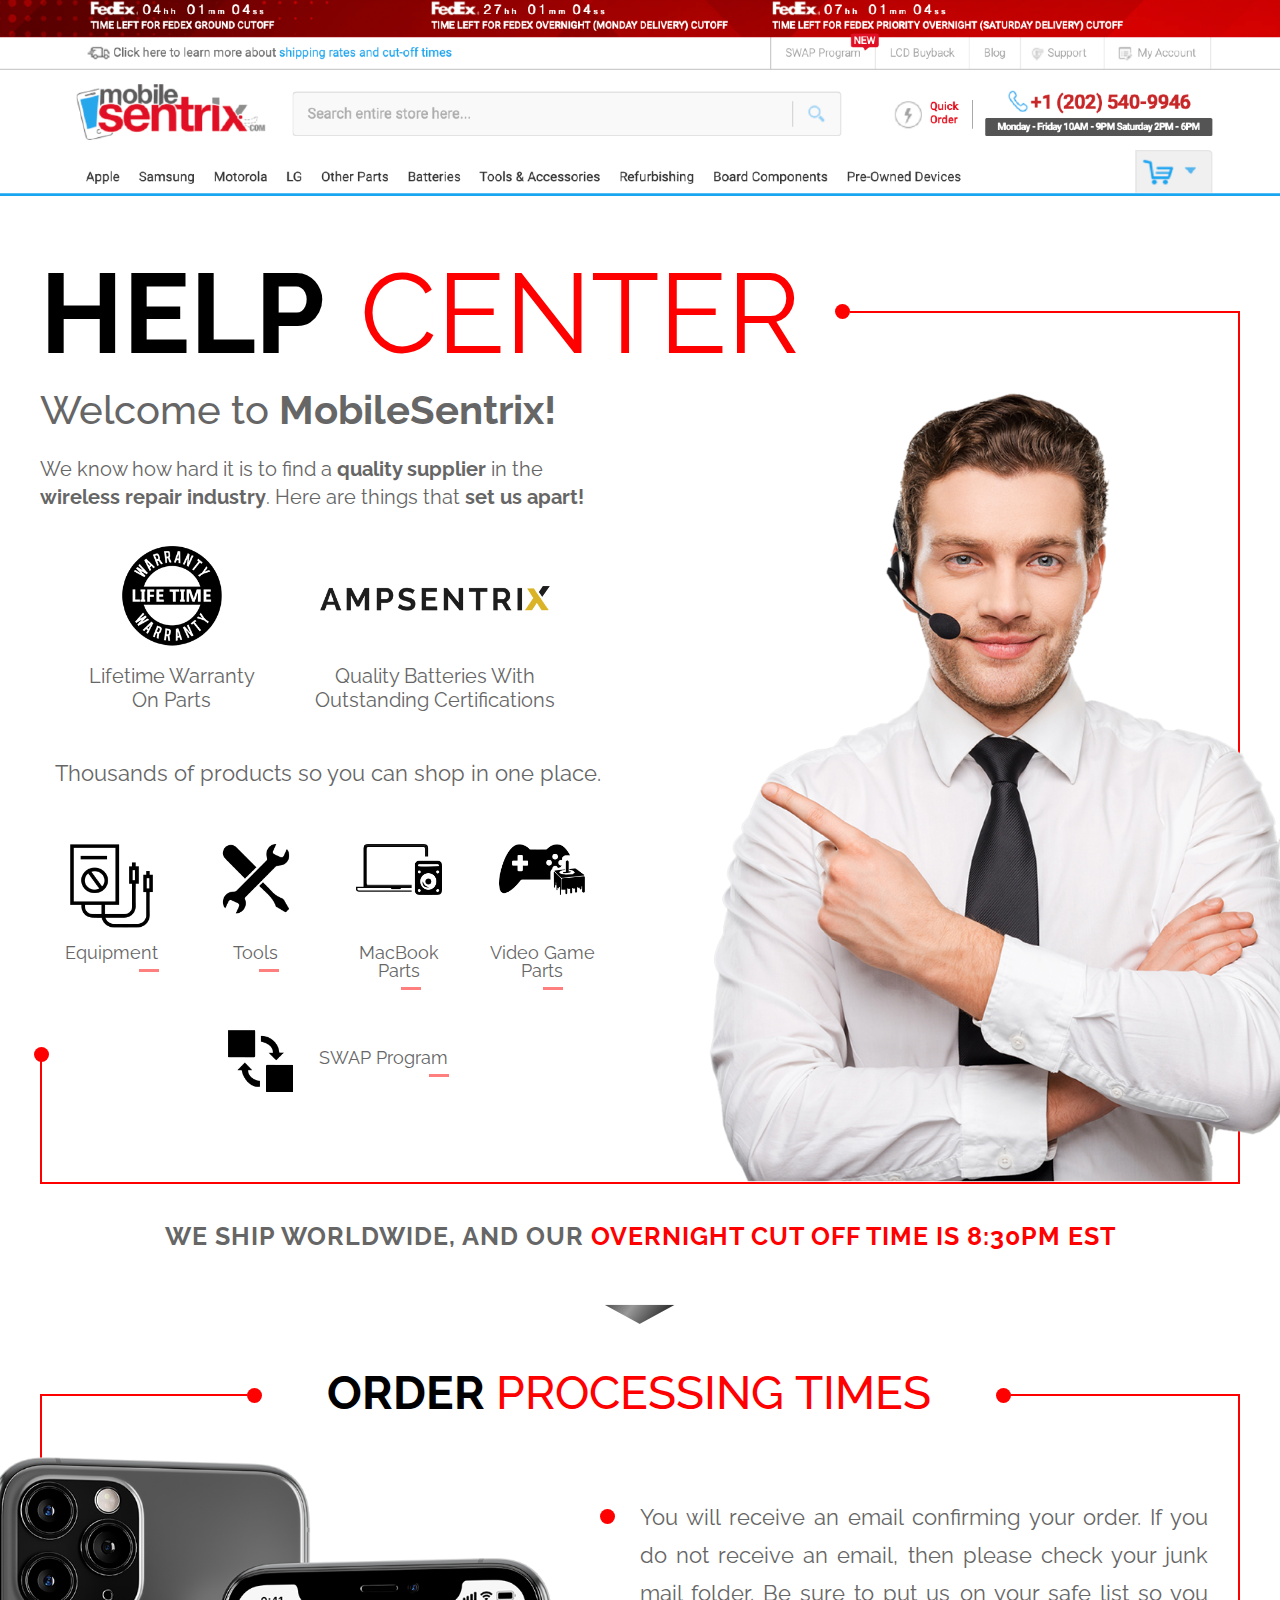
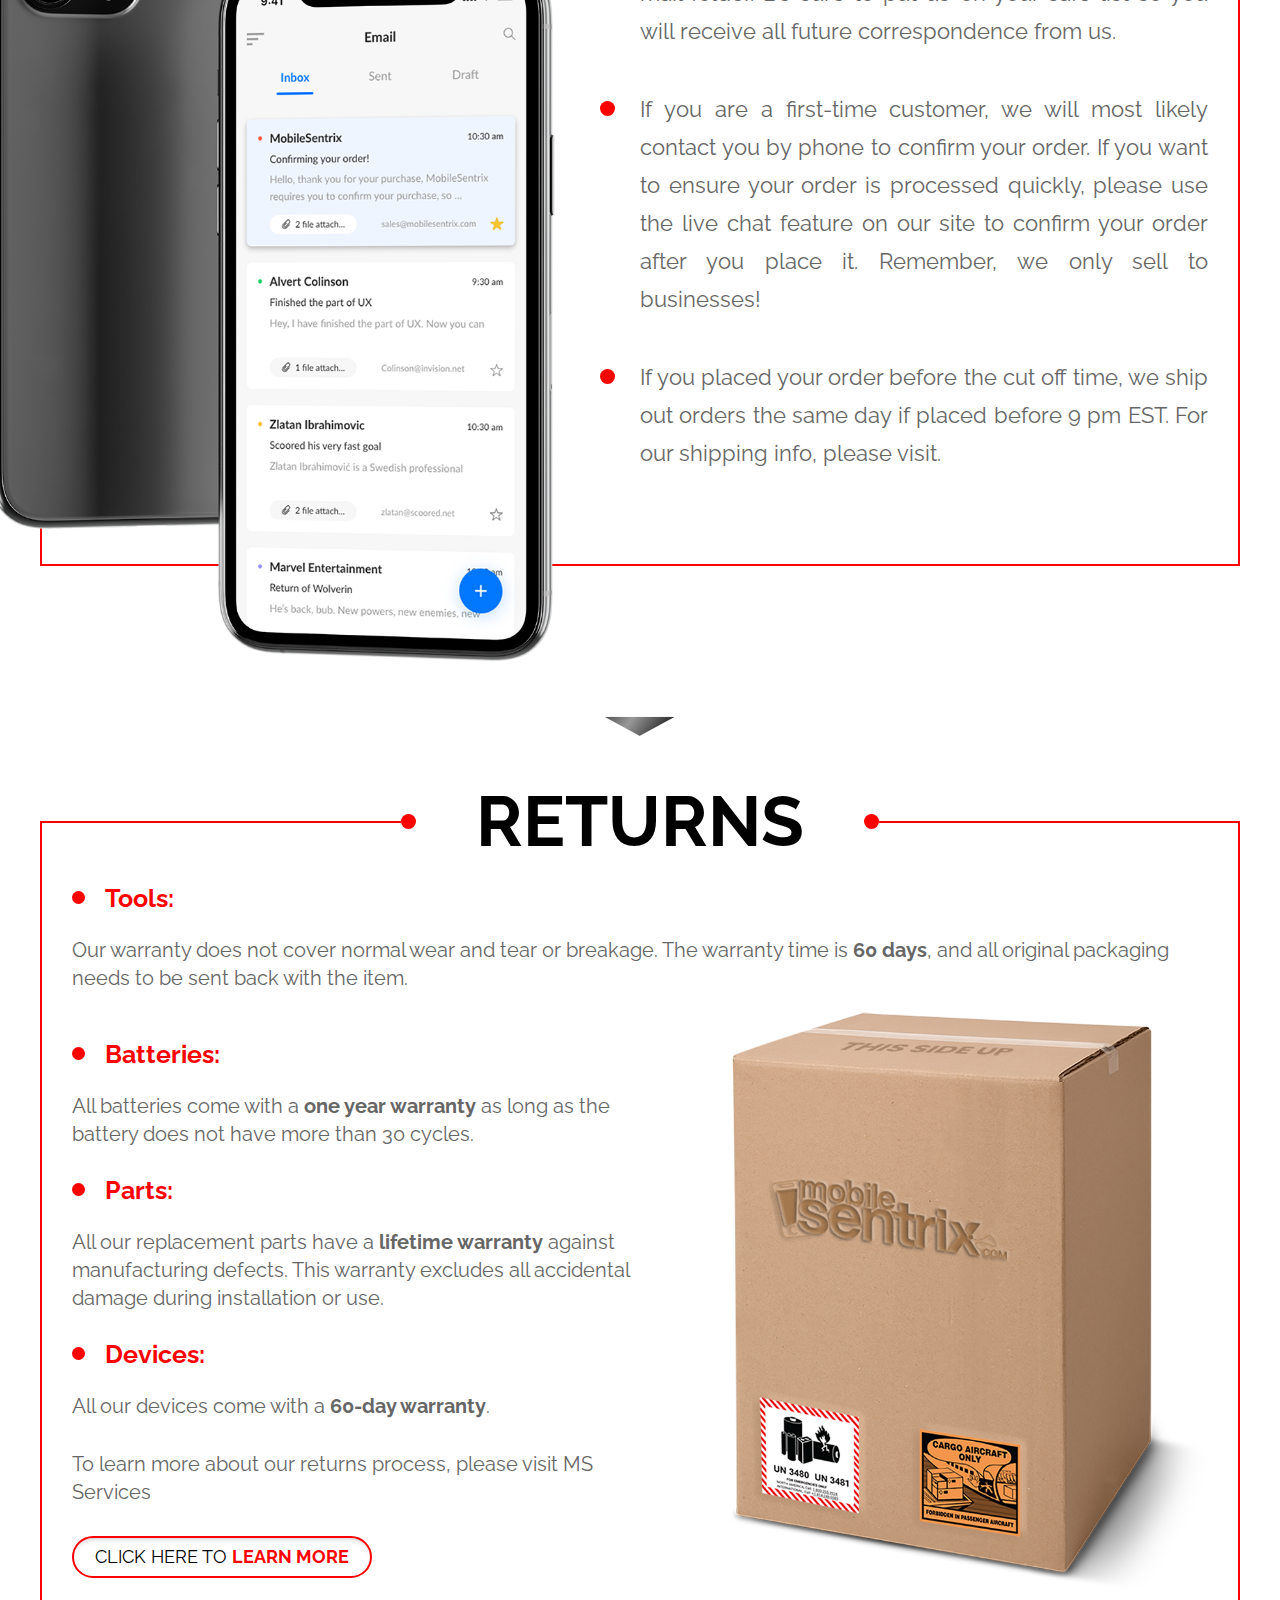
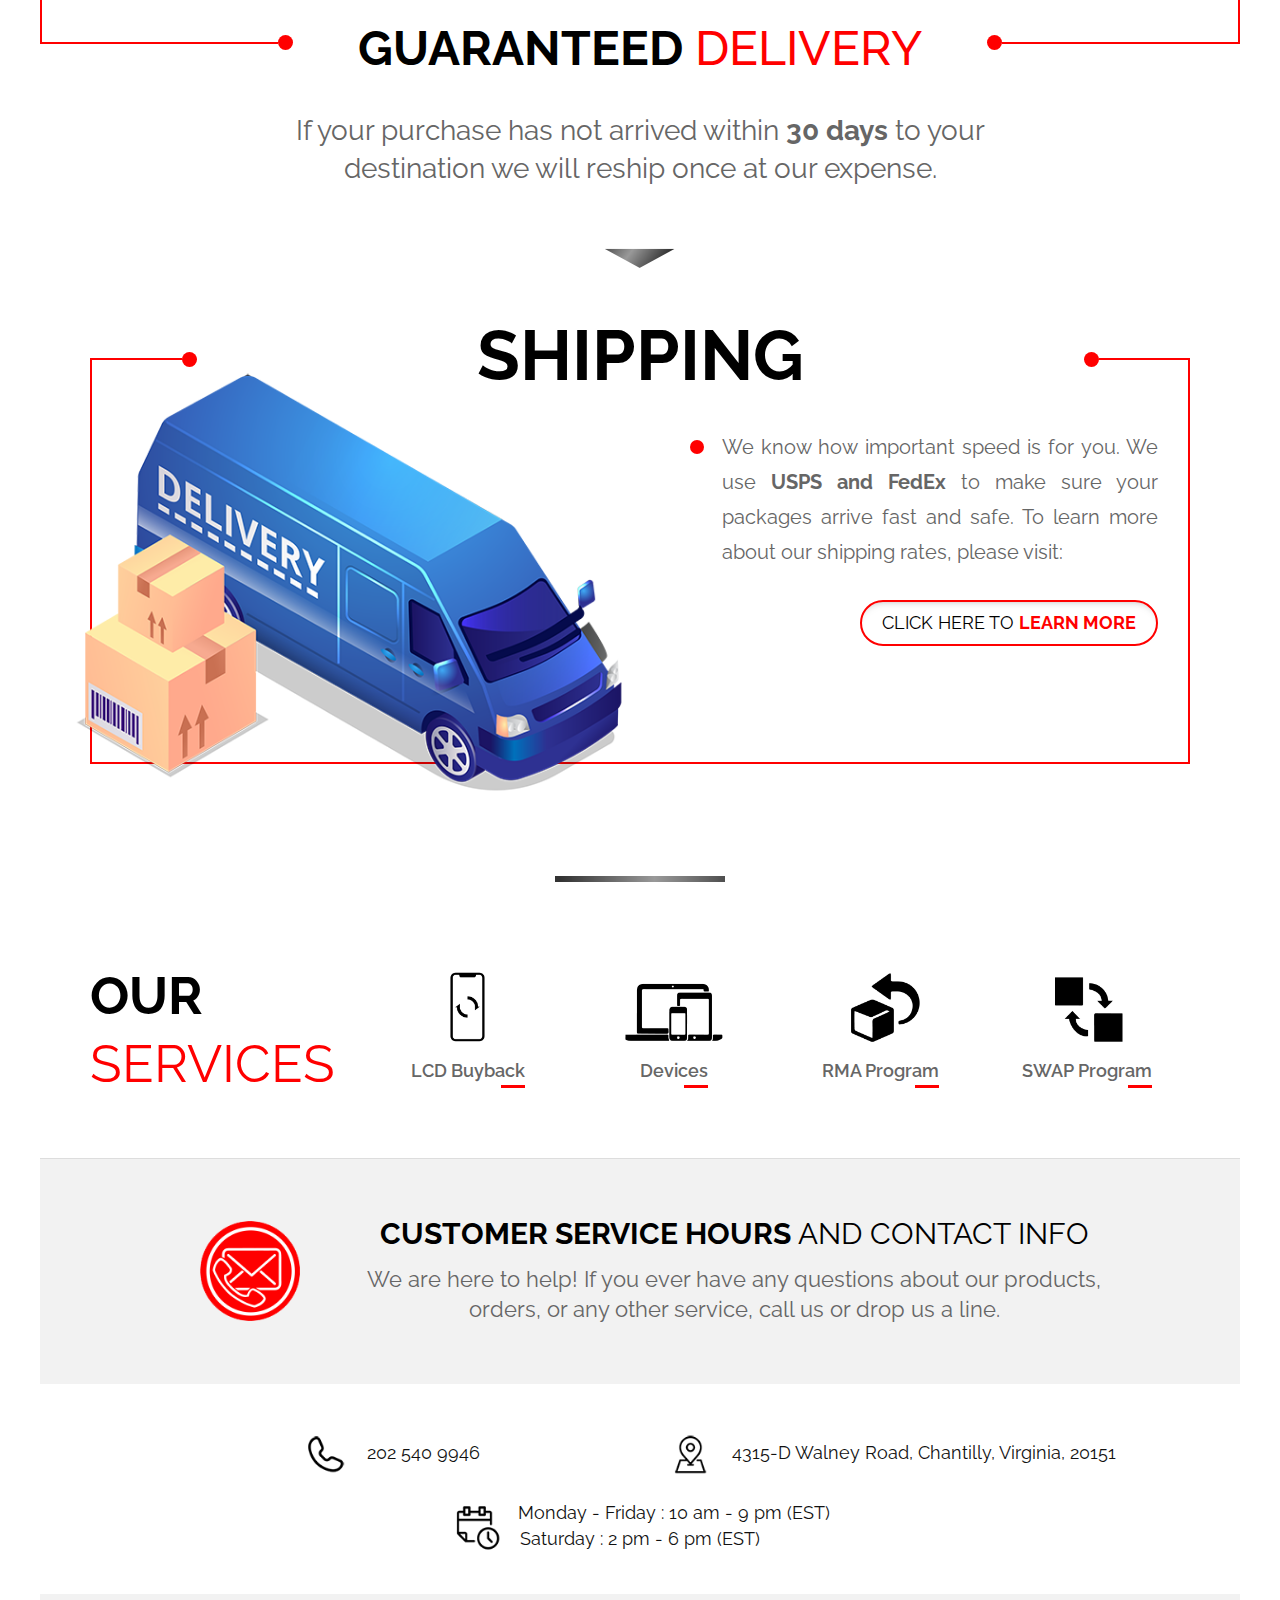
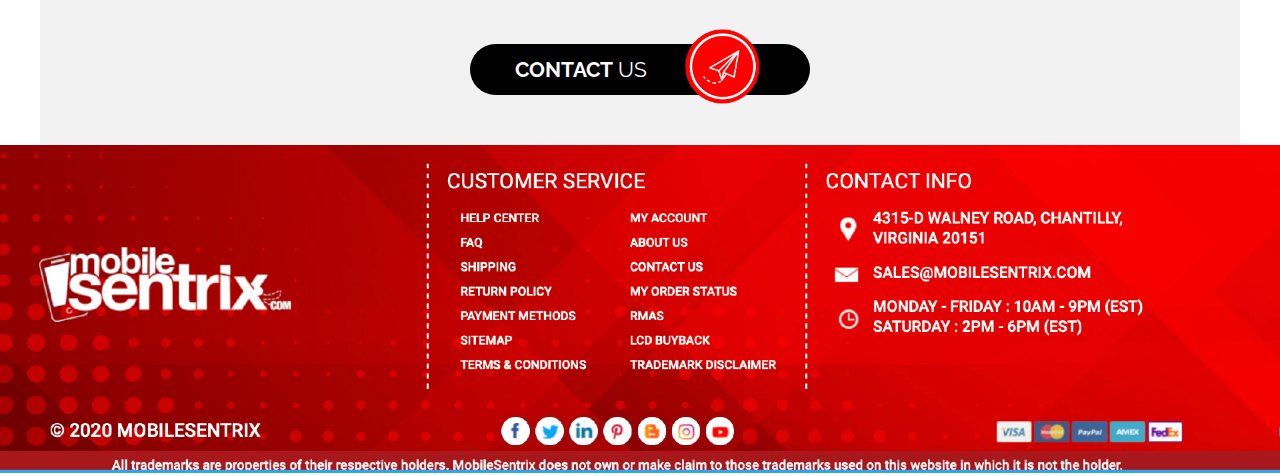
<file: MS_HelpCenter_Landingpage/index.html>
<!doctype html>
	<html class="no-js" lang="">
	<head>
	<meta charset="utf-8">
	<title>HelpCenter</title>

	<meta name="description" content="">
	<meta name="viewport" content="width=device-width, initial-scale=1">

	<!---------css link--------->

	<link rel="preconnect" href="https://fonts.googleapis.com">
	<link rel="preconnect" href="https://fonts.gstatic.com" crossorigin>
	<link href="https://fonts.googleapis.com/css2?family=Raleway:ital,wght@0,100;0,200;0,300;0,400;0,500;0,600;0,700;0,800;0,900;1,100;1,200;1,300;1,400;1,500;1,600;1,700;1,800;1,900&family=Roboto:ital,wght@0,100;0,300;0,400;0,500;0,700;0,900;1,100;1,300;1,400;1,500;1,700;1,900&display=swap" rel="stylesheet">

	<link href="css/style.css" rel="stylesheet">
	<link href="css/hc_Responsive.css" rel="stylesheet">

	</head>
	
	<body>
		
	<!-----------navigation--------->
		
	<header>
		<div class="navbar">
			<img src="images/header.png" class="Header_desktop" alt="hc_header">
		 </div>
	</header>

	<div class="clear-fix"></div>
		
	<!------------HelpCenter------------>
		
	<section class="helpcenter">
	<div class="container">
		<div class="HelpCenter_block">
			<h1>help<span>center</span></h1>
			<div class="helpCenter-contain-block">
				<ul class="helpcenter_leftblock">
					<li>
						<h2>Welcome to <strong>MobileSentrix!</strong></h2>
						<p>We know how hard it is to find a <strong>quality supplier</strong> in the <strong>wireless repair industry</strong>. Here are things that <strong>set us apart!</strong></p>
						<ul class="helpCenter_imgblock">
							<li>
								<div class="lifetime-icon">
									<img src="images/hc-lifitimewarrenty.png" alt="helpCenter">
								</div>
								<div class="lifetime-text">Lifetime Warranty
									<br>On Parts</div>
							</li>
							
							<li>
								<div class="ampsentrix-icon"> 
									<img src="images/hc-ampsentrix.png" alt="helpCenter">
								</div>
								<div class="appsentrix-text">Quality Batteries With
									<br> Outstanding Certifications</div>
							</li>
							
						</ul>
						
						<div class="helpCenter-subtext">Thousands of products so you can shop in one place.</div>
						
						<ul class="helpCenter-feature">
							<li>
								<div class="helpCenter-feature-image">
									<img src="images/helpCenter/hc_Equipment.png" alt="hc-feature"> 
								</div> 
								<span class="feature-text">Equipment</span> 
							</li>
							
							<li>
								<div class="helpCenter-feature-image">
									<img src="images/helpCenter/hc_Tools.png" alt="hc-feature"> 
								</div> 
								<span class="feature-text">Tools</span> 
							</li>
							
							<li>
								<div class="helpCenter-feature-image">
									<img src="images/helpCenter/hc_MacbookParts.png" alt="hc-feature"> 
								</div>
								<span class="feature-text">MacBook<br> Parts</span> 
							</li>
							
							<li>
								<div class="helpCenter-feature-image">
									<img src="images/helpCenter/hc_VideoGameParts.png" alt="hc-feature">
								</div> 
								<span class="feature-text">Video Game <br>Parts</span>
							</li>
							
							<li>
								<div class="helpCenter-feature-image">
									<img src="images/helpCenter/hc_SwapProgram.png" alt="hc-feature">
								</div>
								<span class="feature-text"> SWAP Program</span>
							</li>
							
						</ul>
						
					</li>
					
					<li>
						<div class="helpCenter-rightblock"> 
							<img src="images/helpCenter/hc_Man.png" alt="helpCenter">
						</div>
					</li>
					
				</ul>
				
			</div>
		</div>
		<div class="clear-fix"></div>
		
		<div class="helpCenter-title">
			WE SHIP WORLDWIDE, AND OUR <span>OVERNIGHT CUT OFF TIME IS 8:30PM EST</span>
		</div>
		
		<div class="hc_arrow"></div>
		
	</div>
		
</section>
		
	<!-------------OPT Section-------------->
		
	<section class="OPT-block">
		<div class="container">
			<div class="hc-opt-block">
				<h2 class="hc-opt-title">
					<span>ORDER </span>PROCESSING TIMES
				</h2>
				
				<ul class="hc-opt-contentblock">
					<li>
						<div class="hc-opt-leftimage">
							<img src="images/opt/hc_OptMobile.png" alt="hc-OPT"> 
						</div>
					</li>
					
					<li>
						<div class="hc-opt-rightcontent">
							
							<p>You will receive an email confirming your order. If you do not receive an email, then please check your junk mail folder. Be sure to put us on your safe list so you will receive all future correspondence from us.</p>
							
							<p>If you are a first-time customer, we will most likely contact you by phone to confirm your order. If you want to ensure your order is processed quickly, please use the live chat feature on our site to confirm your order after you place it. Remember, we only sell to businesses!</p>
							
							<p>If you placed your order before the cut off time, we ship out orders the same day if placed before 9 pm EST. For our shipping info, please visit.</p>
							
						</div>
					</li>
					
				</ul>
			</div>
			
			<div class="hc_arrow"></div>
			
		</div>
		
	</section>
		
	<div class="clear-fix"></div>
		
		
		<!-----------hc-Return Section------------->
		
		<section class="Return-block">
			
			<div class="container">
				<div class="hc-returnblock">
					<h4>RETURNS</h4>
					
					<div class="hc-return-list">
						<h5>Tools:</h5>
						<p>Our warranty does not cover normal wear and tear or breakage. The warranty time is <strong>60 days</strong>, and all original packaging needs to be sent back with the item.</p>
					</div>
					
					<ul class="hc-return-contentblock">
						<li>
							<div class="hc-return-list">
								<h5>Batteries:</h5>
								<p>All batteries come with a <strong>one year warranty</strong> as long as the battery does not have more than 30 cycles.</p>
							</div>
							
							<div class="hc-return-list">
								<h5>Parts:</h5>
								<p>All our replacement parts have a <strong>lifetime warranty</strong> against manufacturing defects. This warranty excludes all accidental damage during installation or use.</p>
							</div>
							
							<div class="hc-return-list">
								<h5>Devices:</h5>
								<p>All our devices come with a <strong>60-day warranty</strong>.</p>
							</div>
							
							<p class="hc-return-list-subtittle">To learn more about our returns process, please visit MS Services</p>
							
							<a href="#" class="hc-returnbtn">CLICK HERE TO <span>LEARN MORE</span></a> 
						</li>
						
						<li>
							<div class="hc-returnimage">
								<img src="images/Returns/hc_ReturnBox.png" alt="hc_Return">
							</div>
							
						</li>
						
					</ul>
					
				</div>
				
				<div class="hc-return-Gdelivery">
					<h4><span>GUARANTEED</span> DELIVERY</h4>
					<p>If your purchase has not arrived within <strong>30 days</strong> to your
						<br>destination we will reship once at our expense.</p>
					<div class="hc_arrow"></div>
				</div>
				
			</div>
			
		</section>
		
		<div class="clear-fix"></div>
		
		<!-----------hc-Shipping Section------------>
		
	<section class="hc-shippingarea">
		
		<div class="shipping-container">
			<div class="hc-shippingblock">
				<h2>SHIPPING</h2>
				
				<ul class="hc-shipping-contentblock">
					
					<li class="shipping-leftblock">
						<img src="images/Shipping/hc_ShippingDelivery.png" alt="hc-shipping">
					</li>
					
					<li class="shipping-rightblock">
						<p>We know how important speed is for you. We use <strong>USPS and FedEx</strong> to make sure your packages arrive fast and safe. To learn more about our shipping rates, please visit:</p>
						<a href="#" class="hc-returnbtn">CLICK HERE TO <span>LEARN MORE</span></a>
						
						<div class="clear-fix"></div>
						
					</li>
					
				</ul>
			</div>
			
			<div class="hc-shippingline"></div>
			
			<div class="hc-serviceblock">
				<ul class="hc-service-items">
					<li>
						<h4 class="hc-service-text"><strong>OUR</strong><br>SERVICES</h4>
					</li>
					
					<li>
						<i class="service-icon service-buyback"></i>
						<span>LCD Buyback</span> 
					</li>
					
					<li>
						<i class="service-icon service-device"></i>
						<span>Devices</span>
					</li>
					
					<li>
						<i class="service-icon service-Rma"></i>
						<span>RMA Program</span> 
					</li>
					
					<li>
						<i class="service-icon service-swap"></i>
						<span>SWAP Program</span> 
					</li>
					
				</ul>
			</div>
		</div>
		
</section>
		
		<!-----------hc-contactService section------------->
		
		
	<section class="contact-service-area">
		<div class="container">
			<div class="hc-customerservice-block">
			<div class="customerservice-wrapper">
				<img src="images/hc_ctaicon.png" alt="hc-cta">
				<div class="customer-content">
					<h3><strong>CUSTOMER SERVICE HOURS</strong> AND CONTACT INFO</h3>
					<p>We are here to help! If you ever have any questions about our products,
					<br>orders, or any other service, call us or drop us a line.</p>
				</div>
			</div>
			</div>	
		</div>

	</section>
		
		
		<!-----------hc-contactinfo section------------>
		
		
	<section>

		<div class="contactinfo-wrapper">
			<ul class="contact-info-items">
				<li>
					<span class="hc-contacticon hc-call"></span>
					<span class="cta-addr-text">202 540 9946</span>
				</li>

				<li>
					<span class="hc-contacticon hc-address"></span>
					<span class="cta-addr-text">4315-D Walney Road, Chantilly, Virginia, 20151</span>
				</li>

				<li>
					<span class="hc-contacticon hc-timer"></span>
					<span class="cta-addr-text">Monday - Friday : 10 am - 9 pm (EST)<br>Saturday : 2 pm - 6 pm (EST)</span>
				</li>

			</ul>
		</div>

	</section>

		<!-----------hc-contactbottom section------------>
		
		
	<section>
		<div class="hc-contactUs-block">
			<div class="container">
				<div class="hc-contactUs-content">
					<a href="#" class="contact-btn"><strong>CONTACT</strong> US
						<div class="contact-icon">
							<img src="images/hc_contacticon.png" alt="hc-contacticon">
						</div>
					</a> 
				</div>
			</div>
		</div>
	</section>
		
	<div class="clear-fix"></div>
		
		
		<!--------------hc-footer--------------->
		
		<footer>
			
			<div class="hc-footerbg">
				<img src="images/hc-Footer.png" alt="hc-footer">
			</div>
		
		</footer>
		
	</body>
	
</html>
</file>
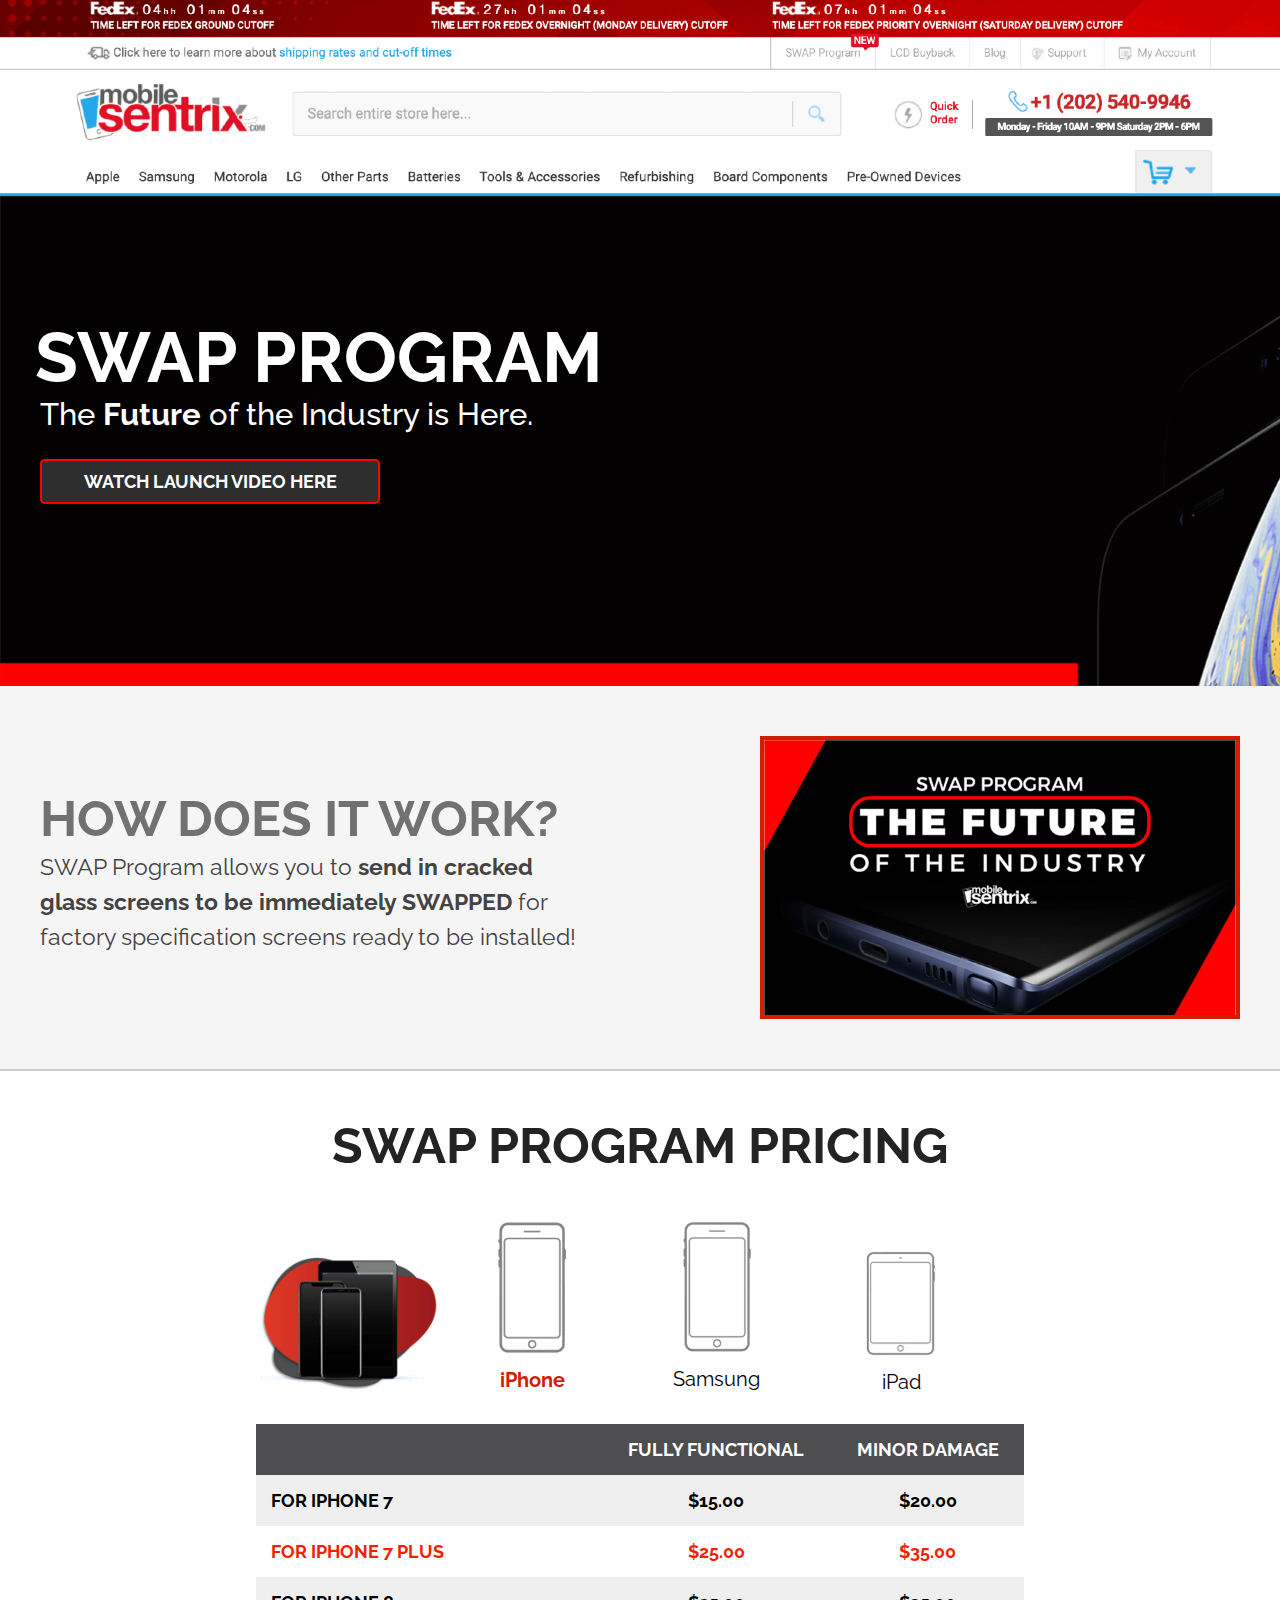
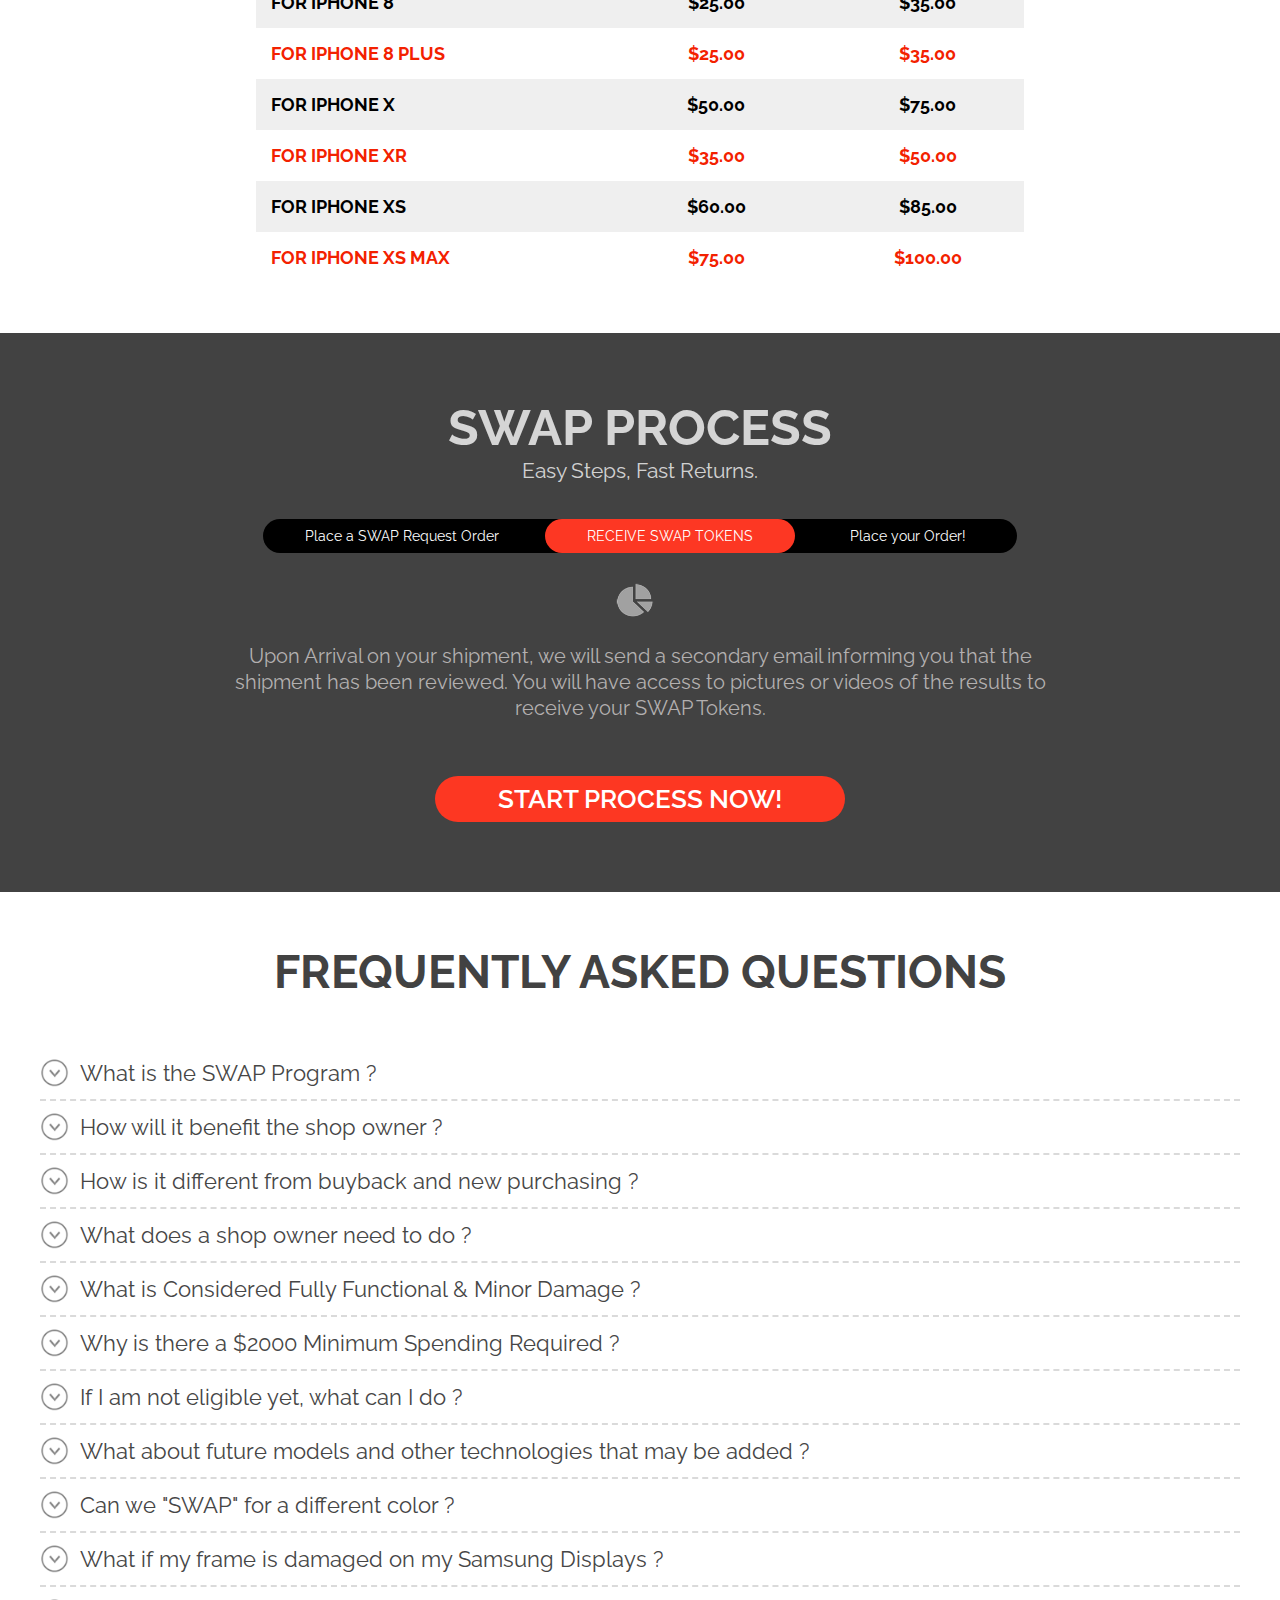
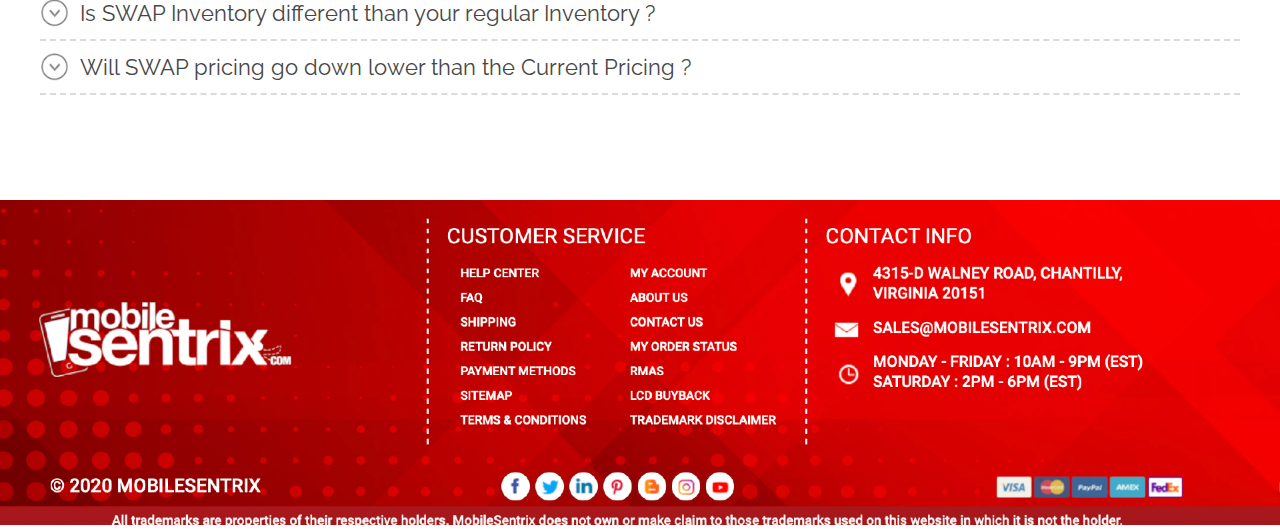
<file: MS_SwapProgram-landing page/index.html>
<!doctype html>
	<html class="no-js" lang="">
	<head>
	<meta charset="utf-8">
	<meta name="description" content="">
	<meta name="viewport" content="width=device-width, initial-scale=1.0">

	<title>SwapProgram</title>

	<!---------css link--------->

	<link rel="preconnect" href="https://fonts.googleapis.com">
	<link rel="preconnect" href="https://fonts.gstatic.com" crossorigin>
	<link href="https://fonts.googleapis.com/css2?family=Raleway:ital,wght@0,100;0,200;0,300;0,400;0,500;0,600;0,700;0,800;0,900;1,100;1,200;1,300;1,400;1,500;1,600;1,700;1,800;1,900&family=Roboto:ital,wght@0,100;0,300;0,400;0,500;0,700;0,900;1,100;1,300;1,400;1,500;1,700;1,900&display=swap" rel="stylesheet">

	<link href="css/style.css" rel="stylesheet">
	<link href="css/responsive.css" rel="stylesheet">
	
	</head>
	
	<body>

	<header>
		<div class="header-top">
			<img src="images/MS_header.png" alt="header-swap">
		</div>
	</header>

	<section class="swap-bannar-area">
		<div class="swap-bannar-section ">
			<div class="swap-container">
				<div class="swap-content">
					<h1>SWAP PROGRAM</h1>
					<h4>The <strong>Future</strong> of the Industry is Here.</h4>
					<a href="#" class="swap-video-btn">WATCH LAUNCH VIDEO HERE</a>
				</div>
			</div>
		</div>
	</section>

	<section class="swap-work-area">
		<div class="swap-work-section">
			<div class="swap-container">
				<ul class="swap-work-grid">
					<li>
						<div class="left-content">
							<h2>HOW DOES IT WORK?</h2>
							<p>SWAP Program allows you to <strong>send in cracked<br>
								glass screens to be immediately SWAPPED </strong>for<br>
								factory specification screens ready to be installed!
							</p>
						</div>
					</li>

					<li>
						<div class="right-content">
							<div class="swap-work-image">
								<img src="images/swap-video-work.png" alt="swap-video-bannar">
								<div class="swap-work-overlay">
									<a href="#" class="swap-overlay-icon"></a>
								</div>
							</div>
						</div>
					</li>
				</ul>
			</div>
		</div>
	</section>

	<section class="swap-program-price-area">
		<div class="swap-price-section">
			<div class="swap-container">
			<h1 class="swap-price-title">SWAP PROGRAM PRICING</h1>
			<ul class="swap-price-tab">
				<li class="swap-tab-left">
					<img src="images/img-1.png" alt="swap-program">
				</li>
				<li class="swap-tab-link" onclick="TabItems(event,'tab-1')" id="defaultTab" >
					<div class="tab-image-link">
						<img src="images/img-iphone.png" alt="swap-iphone">
					</div>
					<p class="swap-tab2">iPhone</p>
				</li>
				<li class="swap-tab-link" onclick="TabItems(event,'tab-2')" >
					<div class="tab-image-link">
						<img src="images/img-samsung.png" alt="swap-samsung">
					</div>
					<p class="swap-tab3">Samsung</p>
				</li>
				<li class="swap-tab-link" onclick="TabItems(event,'tab-3')" >
					<div class="tab-image-link">
						<img src="images/img-ipad.png" alt="swap-ipad" class="ipad-img">
					</div>
					<p class="swap-tab4">iPad</p>
				</li>
			</ul>

			<div id="tab-1" class="swap-tab-content">
				<table class="swap-price-table">
					<thead>
						<tr>
							<th></th>
							<th>FULLY FUNCTIONAL</th>
							<th>MINOR DAMAGE</th>
						</tr>
					</thead>
					<tbody>
						<tr>
							<td>FOR IPHONE 7</td>
							<td class="text-center">$15.00</td>
							<td class="text-center">$20.00</td>
						</tr>
						<tr>
							<td>FOR IPHONE 7 PLUS</td>
							<td class="text-center">$25.00</td>
							<td class="text-center">$35.00</td>
						</tr>
						<tr>
							<td>FOR IPHONE 8</td>
							<td class="text-center">$25.00</td>
							<td class="text-center">$35.00</td>
						</tr>
						<tr>
							<td>FOR IPHONE 8 PLUS</td>
							<td class="text-center">$25.00</td>
							<td class="text-center">$35.00</td>
						</tr>
						<tr>
							<td>FOR IPHONE X</td>
							<td class="text-center">$50.00</td>
							<td class="text-center">$75.00</td>
						</tr>
						<tr>
							<td>FOR IPHONE XR</td>
							<td class="text-center">$35.00</td>
							<td class="text-center">$50.00</td>
						</tr>
						<tr>
							<td>FOR IPHONE XS</td>
							<td class="text-center">$60.00</td>
							<td class="text-center">$85.00</td>
						</tr>
						<tr>
							<td>FOR IPHONE XS MAX</td>
							<td class="text-center">$75.00</td>
							<td class="text-center">$100.00</td>
						</tr>
					</tbody>
				</table>
			</div>

			<div id="tab-2" class="swap-tab-content">
				<table class="swap-price-table">
					<thead>
						<tr>
							<th></th>
							<th>FULLY FUNCTIONAL</th>
							<th>MINOR DAMAGE</th>
						</tr>
					</thead>
					<tbody>
						<tr>
							<td>FOR GALAXY S8 WITH FRAME</td>
							<td class="text-center">$65.00</td>
							<td class="text-center">$100.00</td>
						</tr>
						<tr>
							<td>FOR GALAXY S8 PLUS WITH FRAME</td>
							<td class="text-center">$70.00</td>
							<td class="text-center">$105.00</td>
						</tr>
						<tr>
							<td>FOR GALAXY S9 WITH FRAME</td>
							<td class="text-center">$85.00</td>
							<td class="text-center">$125.00</td>
						</tr>
						<tr>
							<td>FOR GALAXY S9 PLUS WITH FRAME</td>
							<td class="text-center">$90.00</td>
							<td class="text-center">$125.00</td>
						</tr>
						<tr>
							<td>FOR GALAXY NOTE 8 WITH FRAME</td>
							<td class="text-center">$75.00</td>
							<td class="text-center">$125.00</td>
						</tr>
						<tr>
							<td>FOR GALAXY NOTE 9 WITH FRAME</td>
							<td class="text-center">$105.00</td>
							<td class="text-center">$145.00</td>
						</tr>
						
					</tbody>
				</table>
			</div>

			<div id="tab-3" class="swap-tab-content">
				<table class="swap-price-table">
					<thead>
						<tr>
							<th></th>
							<th>FULLY FUNCTIONAL</th>
							<th>MINOR DAMAGE</th>
						</tr>
					</thead>
					<tbody>
						<tr>
							<td>FOR IPAD MINI 4</td>
							<td class="text-center">$50.00</td>
							<td class="text-center">$75.00</td>
						</tr>
						<tr>
							<td>FOR IPAD AIR 2</td>
							<td class="text-center"> $50.00</td>
							<td class="text-center">$75.00</td>
						</tr>
						<tr>
							<td>FOR IPAD PRO 9.7</td>
							<td class="text-center">$55.00</td>
							<td class="text-center">$80.00</td>
						</tr>
						<tr>
							<td>FOR IPAD PRO 10.5</td>
							<td class="text-center">$110.00</td>
							<td class="text-center">$125.00</td>
						</tr>
						<tr>
							<td>FOR IPAD PRO 12.9 WITH DAUGHTER BOARD (1ST GEN)</td>
							<td class="text-center">$110.00</td>
							<td class="text-center">$150.00</td>
						</tr>
						<tr>
							<td>FOR IPAD PRO 12.9 WITH DAUGHTER BOARD (2ND GEN)</td>
							<td class="text-center">$200.00</td>
							<td class="text-center">$250.00</td>
						</tr>
						
					</tbody>
				</table>
			</div>
		</div>
		</div>
	</section>

	<section>                          
		<div class="swap-process-section">
			<div class="swap-container text-center">
				<h1 class="swap-process-title">SWAP PROCESS</h1>
				<h3 class="swap-process-subtitle">Easy Steps, Fast Returns.</h3>
				<ul class="swap-process-flow">
					<li>Place a SWAP Request Order</li>
					<li class="flow-active">RECEIVE SWAP TOKENS</li>
					<li>Place your Order!</li>
				</ul>
				<span class="swap-flow-bg"></span>
				<p>Upon Arrival on your shipment, we will send a secondary email informing you that the shipment has been reviewed.
				You will have access to pictures or videos of the results to receive your SWAP Tokens.</p>
				<a href="#" class="swap-start-btn">START PROCESS NOW!</a>
			</div>
		</div>
	</section>

	<section>
		<div class="swap-FAQ-section">
			<h1>FREQUENTLY ASKED QUESTIONS</h1>
			<div class="swap-container">
				<div class="swap-accordion">
					<div class="swap-accordion-tab">
						<input type="radio" id="tab1" class="accordion-toggle" name="toggle">
						<label for="tab1">What is the SWAP Program ?</label>
						<div class="accordion-content">
							<p>
								Swap is a business strategy for repair shop owners to take in good displays which are broken glass and get it “swapped” for a new one for a fraction of the
								price. This keeps your part cost below market price and still leaving a significant margin for the shop owner to make, while still retaining the quality
								of the display and giving your customer(s) a premium display back.
							</p>
						</div>
					</div>
					
					<div class="swap-accordion-tab">
						<input type="radio" id="tab2" class="accordion-toggle" name="toggle">
						<label for="tab2">How will it benefit the shop owner ?</label>
						<div class="accordion-content">
							<p>
								As the Industry is changing, many of the higher displays are getting expensive which prevents many shop owners to be successful in getting a repair
								in the door. With the SWAP Program, it brings not only more margin per repair, but also more repairs.
							</p>
						</div>
					</div>

					<div class="swap-accordion-tab">
						<input type="radio" id="tab3" class="accordion-toggle" name="toggle">
						<label for="tab3">How is it different from buyback and new purchasing ?</label>
						<div class="accordion-content">
							<p>
								This is completely different. Couple reasons, you don’t have to wait a week for the testing. After it is tested you get a small payout as at the end of the day
								where there is 4-5 trades that need to get the displays handed over before it gets reclaimed, go back up to supply chain and into the repair store.
								SWAP allows you to cut out the reclamation process and make you more profit for the repair.
							</p>
						</div>
					</div>

					<div class="swap-accordion-tab">
						<input type="radio" id="tab4" class="accordion-toggle" name="toggle">
						<label for="tab4">What does a shop owner need to do ?</label>
						<div class="accordion-content">
							<p>
								We recommend that a shop owner choose what models are important to them and are a hot sale for his shop.
								The will initially need to stock 2-3 pieces (or whatever sells every week) on the shelves. Initially
								they mark down the repair at a very aggressive price where his/her margins will be lower. Then the shop owner is ready to start the cycle of SWAP Program. At the end of the week, 
								they grab all the good displays with broken glass and mails it into the SWAP program. They dont need to pay for a shipping label 
								and once the displays hit our warehouse within the same day approximately, we will give the store owner the token to purchase a new one at a fraction of the price.
							</p>
						</div>
					</div>

					<div class="swap-accordion-tab">
						<input type="radio" id="tab5" class="accordion-toggle" name="toggle">
						<label for="tab5">What is Considered Fully Functional & Minor Damage ?</label>
						<div class="accordion-content">
							<p>
								For iPhone OLED Display Models, fully functional must be good OLED panel & can't have any black dots/burn marks/green dot or bullet marks.
								Bad Touch to the display will qualify for minor damage.
								<br>
								<br>
								For iPhone LCD Display Models, fully functional must be good LCD panel & good digitizer. Backlight Issues or prior reclaimed will still be
								accepted for SWAP however will fall under the minor damage category.
								<br>
								<br>
								For iPad LCD Display Models, fully functional must be good LCD panel. Backlight issue which includes waves/white dot/dust will qualify and
								be accepted for SWAP however will fall under the minor damage category.
								<br>
								<br>
								For Samsung OLED Display Models, fully functional must be good OLED panel & good digitizer. It cant have any black dots/burn marks/green dot
								or bullet marks. Light or Medium Aging (Shadow/Burn) will still be accepted for SWAP however will fall under the minor damage category.
							</p>
						</div>
					</div>

					<div class="swap-accordion-tab">
						<input type="radio" id="tab6" class="accordion-toggle" name="toggle">
						<label for="tab6">Why is there a $2000 Minimum Spending Required ?</label>
						<div class="accordion-content">
							<p>
								As the SWAP Program is announced and will be a major industry change, we want to have a testing phase and offer it to our current customers that is already
								a MobileSentrix.com Customer. This will help in the influx of SWAPs. At the end, we want to be able to catter all our clients and partners however we want to
								make sure it is something all our clients are happy with and be available immediately. Rest Assured, we do plan on making this program eventually be open to
								lower thresholds amounts.
							</p>
						</div>
					</div>

					<div class="swap-accordion-tab">
						<input type="radio" id="tab7" class="accordion-toggle" name="toggle">
						<label for="tab7">If I am not eligible yet, what can I do ?</label>
						<div class="accordion-content">
							<p>
								For one, you can see if there is some way to get this last 30 days order up to $2000 Minimum. We would be more than happy to enroll
								you into the program, as anyway to start to use SWAP Program, you will want to have initial inventory of displays for your clients
								essentially being able to "SWAP" for your consumer right away as well while collecting at the end of the week.
							</p>
						</div>
					</div>

					<div class="swap-accordion-tab">
						<input type="radio" id="tab8" class="accordion-toggle" name="toggle">
						<label for="tab8">What about future models and other technologies that may be added ?</label>
						<div class="accordion-content">
							<p>
								Our goals are to keep adding more and more newer models to this list. Even if we can’t do the reclamation process, but we are able to purchase a new display
								panel, we will be able to still SWAP the product in advance.
							</p>
						</div>
					</div>

					<div class="swap-accordion-tab">
						<input type="radio" id="tab9" class="accordion-toggle" name="toggle">
						<label for="tab9">Can we "SWAP" for a different color ?</label>
						<div class="accordion-content">
							<p>
								Currently, we are only giving the same display color for the SWAP that is submitted. This way it helps the shop owner replenish their stock of inventory correctly.
								The shop owner doesn’t need to figure out what colors they are running low on, as they will be getting the same color back.
							</p>
						</div>
					</div>

					<div class="swap-accordion-tab">
						<input type="radio" id="tab10" class="accordion-toggle" name="toggle">
						<label for="tab10">What if my frame is damaged on my Samsung Displays ?</label>
						<div class="accordion-content">
							<p>
								Fortunately, all SWAPs will come with new frames so this will not make a difference in processing your SWAP Program and we will
								not penalize you for it. We do however require all Samsung Displays to come with frame pre-installed to prevent mishandling during
								shipping or during testing phase. Any Samsung displays that do not come with frame will be rejected immediately.
							</p>
						</div>
					</div>

					<div class="swap-accordion-tab">
						<input type="radio" id="tab11" class="accordion-toggle" name="toggle">
						<label for="tab11">Is SWAP Inventory different than your regular Inventory ?</label>
						<div class="accordion-content">
						<p>
							Yes. SWAP Inventory is a complete separate inventory. This program is something that took us some time in inventory supply in advance and have set-aside for this.
							That means we will not be sold out, and we will not sell these display models other than our dedicated SWAP Clients.
						</p>
						</div>
					</div>

					<div class="swap-accordion-tab">
						<input type="radio" id="tab12" class="accordion-toggle" name="toggle">
						<label for="tab12">Will SWAP pricing go down lower than the Current Pricing ?</label>
						<div class="accordion-content">
							<p>
								Yes. This is dependent on the re-core process and the consumable cost. We will evaluate to see the pricing go down 
								lower on SWAP in the future as the process will allow us to bring the pricing down more aggressively than it is already.
							</p>
						</div>
					</div>
				</div>
			</div>
		</div>
	</section>

	<footer>
		<div class="footer-section">
			<img src="images/ms_footer.png" alt="footer">
		</div>
	</footer>

	<script src="js/index.js"></script>

	</body>
	</html>
</file>
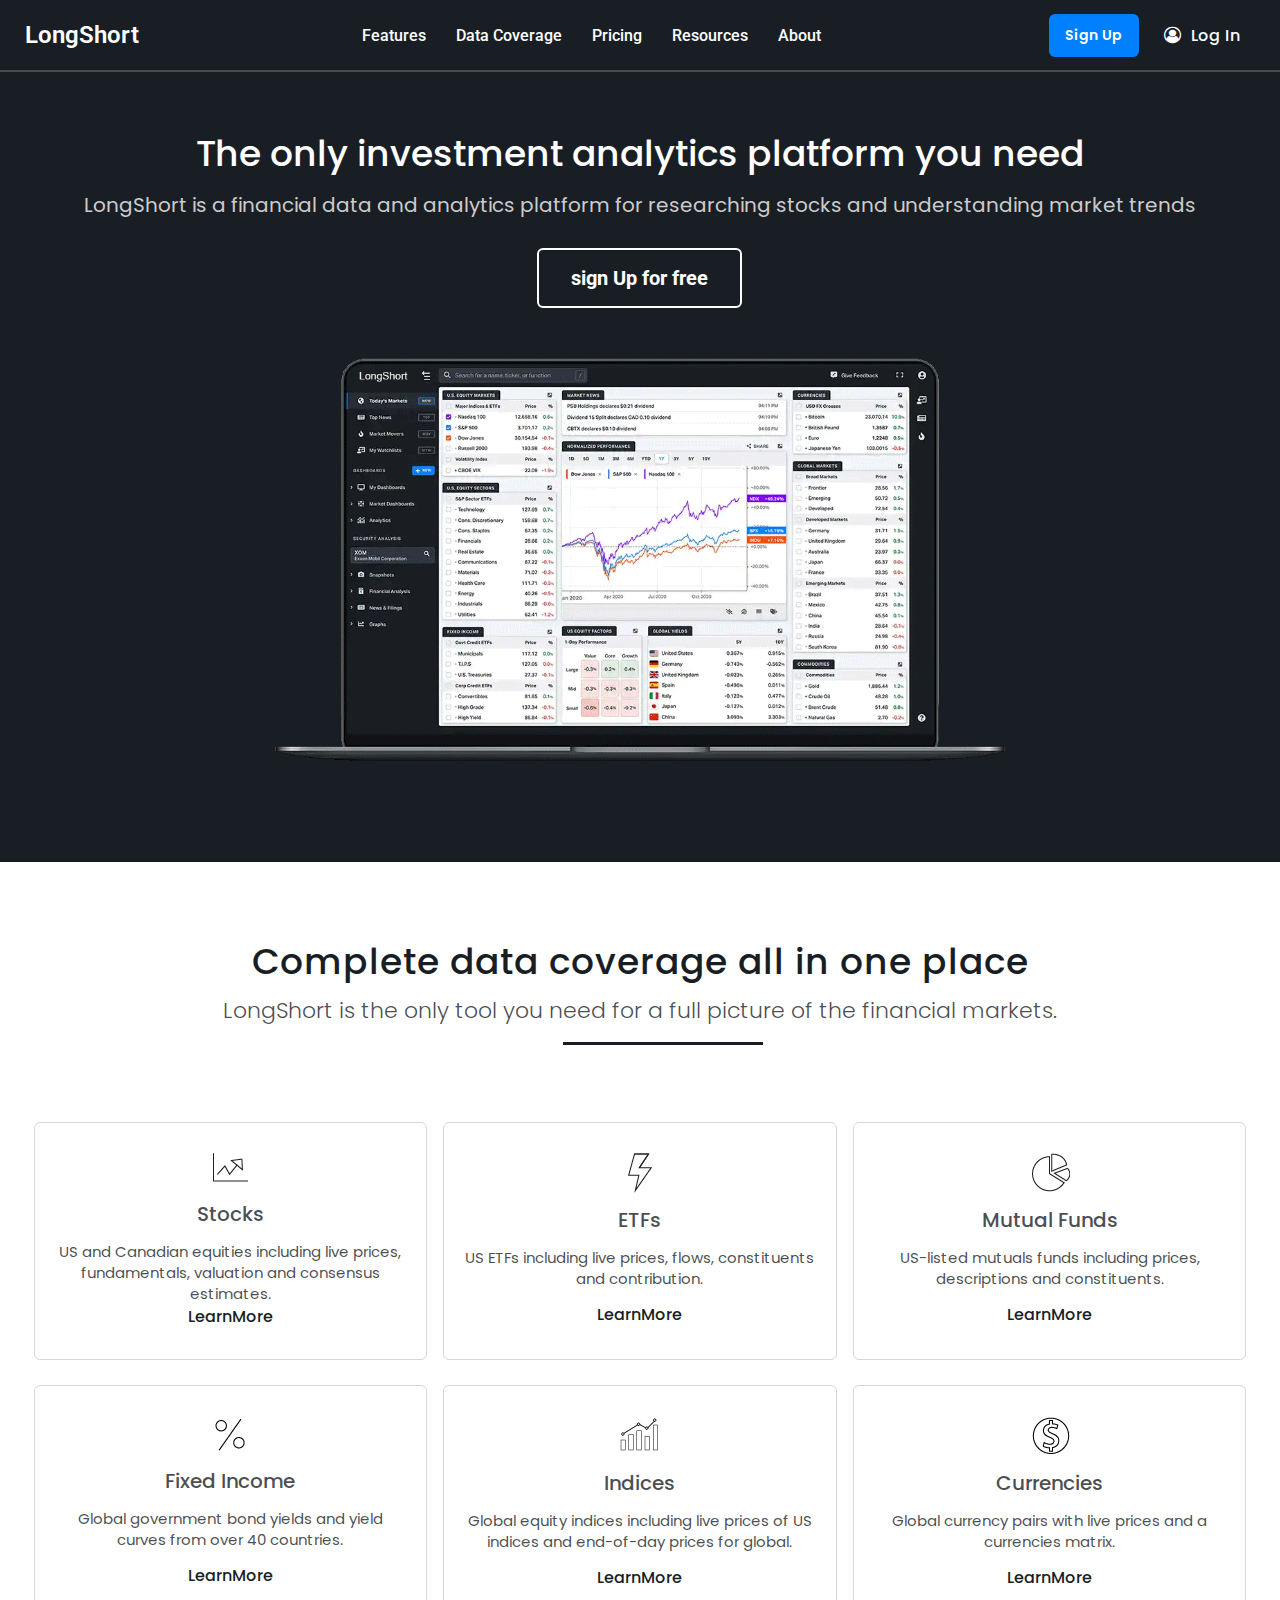
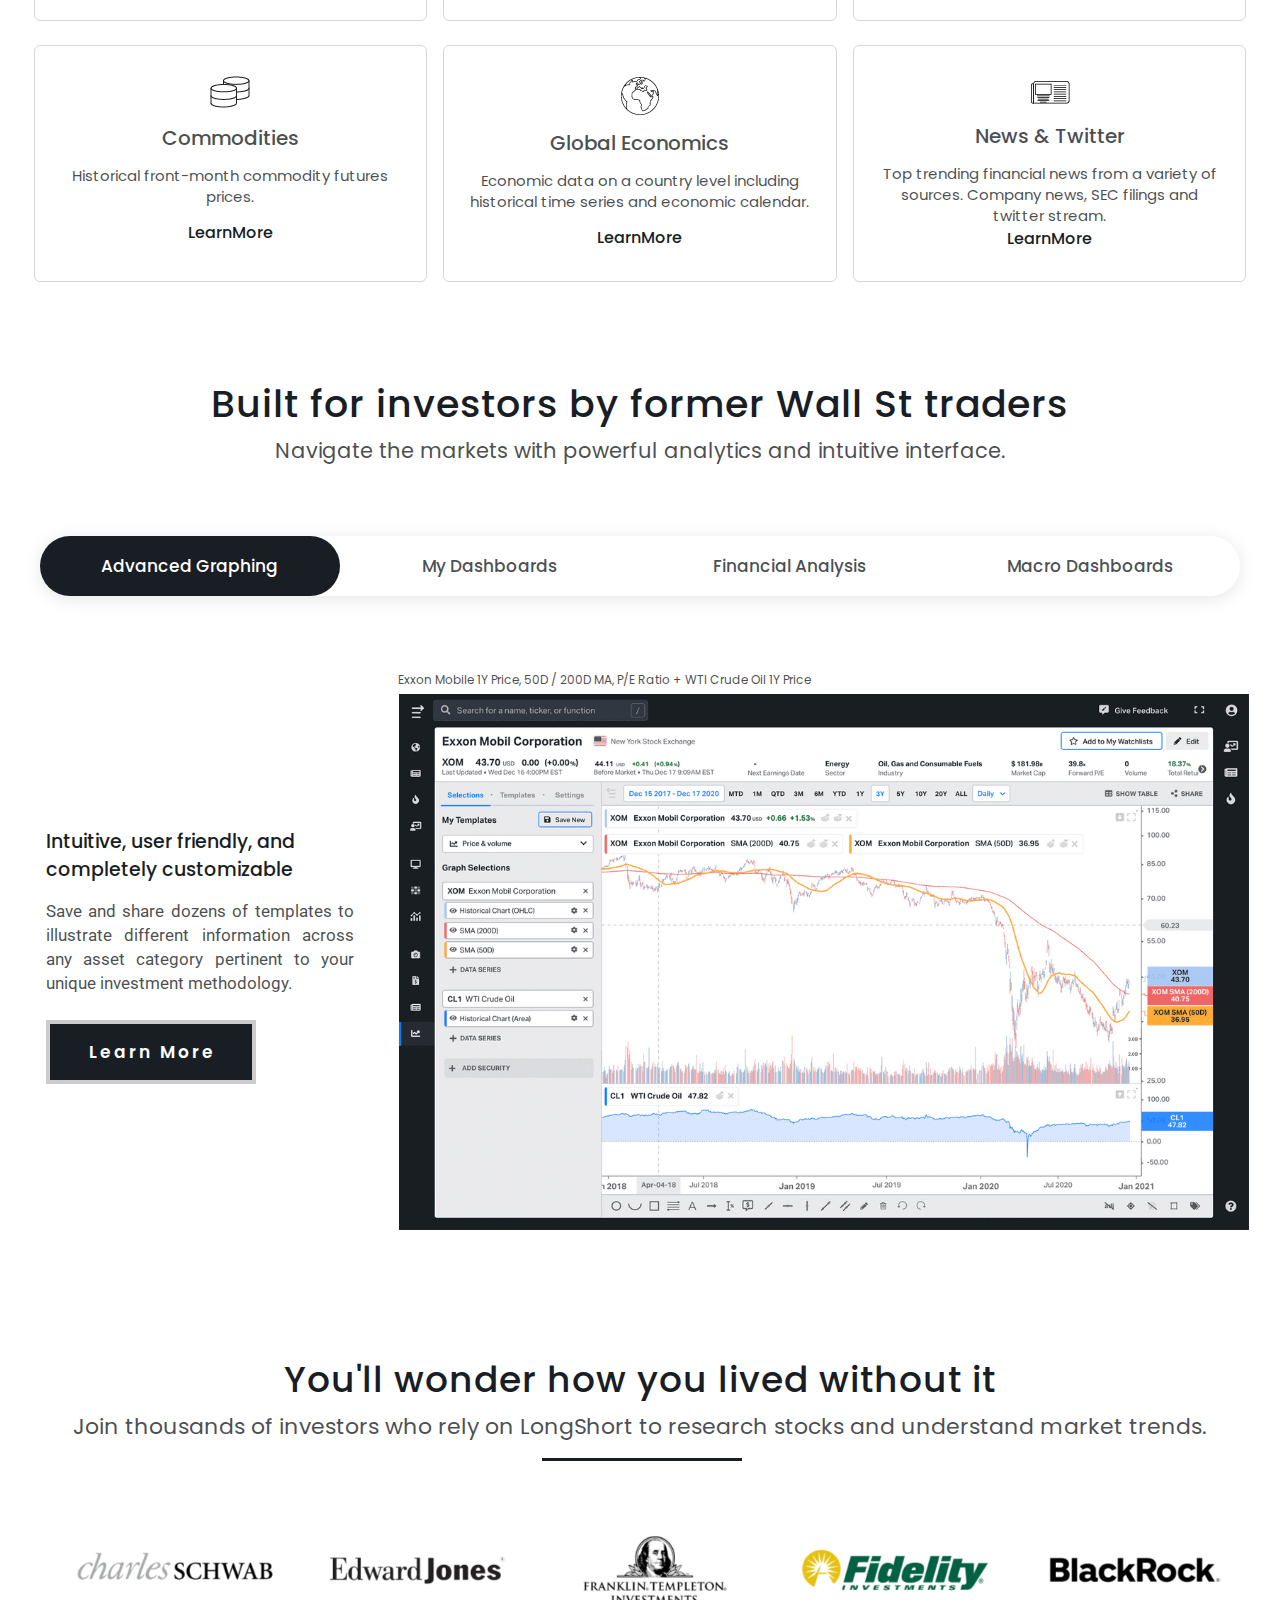
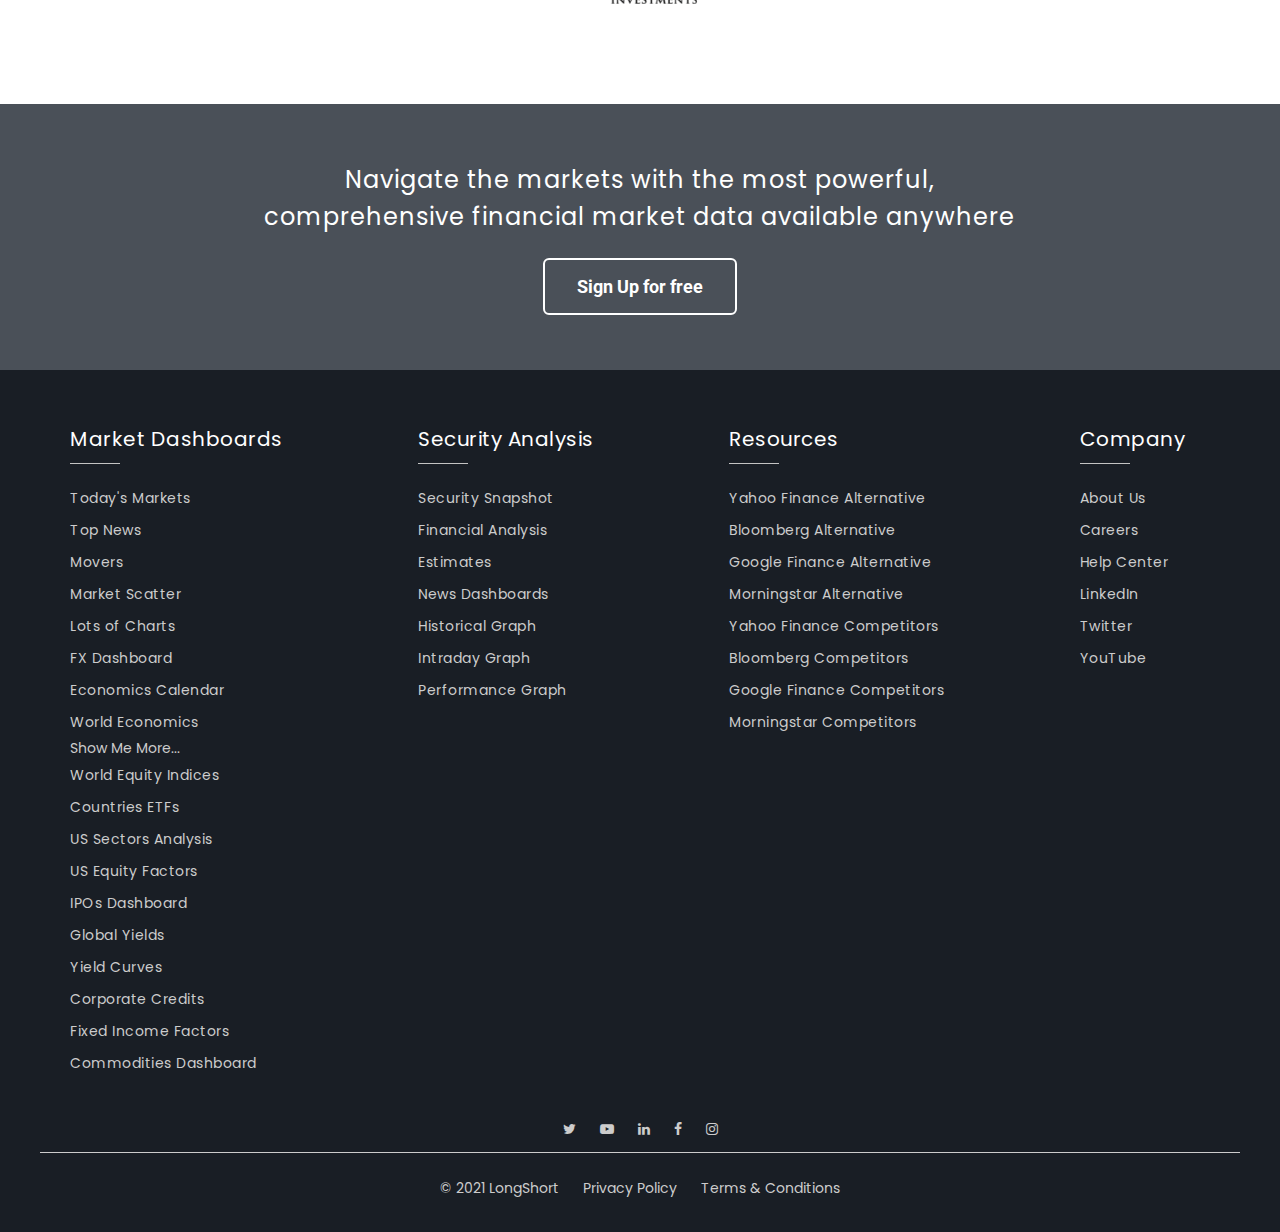
<file: THE LONG-SHORT/index.html>
<!DOCTYPE html>
<html lang="en">
  <head>
    <meta charset="UTF-8">
    <meta name="viewport" content="width=device-width, initial-scale=1.0">
    <meta http-equiv="X-UA-Compatible" content="ie=edge">
    <title>LongShort</title>
    <link rel="preconnect" href="https://fonts.googleapis.com">
    <link rel="preconnect" href="https://fonts.gstatic.com" crossorigin>
    <link href="https://fonts.googleapis.com/css2?family=Poppins:ital,wght@0,100;0,200;0,300;0,400;0,500;0,600;0,700;0,800;1,100;1,200;1,300;1,400;1,500;1,700&family=Roboto:ital,wght@0,100;0,300;0,400;0,500;0,700;0,900;1,100;1,300;1,400;1,500;1,700&display=swap" rel="stylesheet">
    <link href="css/font-awesome.min.css" rel="stylesheet">
    <link href="css/owl.carousel.css" rel="stylesheet">
    <link href="css/owl.theme.default.min.css" rel="stylesheet">
    <link href="css/LongShort.css" rel="stylesheet">
    <link href="css/Responsive.css" rel="stylesheet">
  </head>
  
  <body>
	<!--------header-------->
   
    <header class="nav-area" id="scroll-header">
       <div class="ls-navigation-bar">
           <div class="ls-nav-container">
               <nav class="ls-navitems">
                   <div class="ls-logo">
                       <a href="#">longShort</a>
                   </div>
                   <ul class="ls-navlinks">
                       <li><a href="#">Features</a>
                            <ul class="ls_submenu">
                                <li><a href="#">Advanced Graphing</a></li>
                                <li><a href="#">My Dashboards</a></li>
                                <li><a href="#">Financial Analysis</a></li>
                                <li><a href="#">Macro Dashboards</a></li>
                            </ul>
                      </li>
                       <li><a href="#">Data Coverage</a>
                            <ul class="ls_submenu">
                                <li><a href="#">Stocks</a></li>
                                <li><a href="#">ETFs</a></li>
                                <li><a href="#">Mutual Funds</a></li>
                                <li><a href="#">Fixed Income</a></li>
                                <li><a href="#">Indices</a></li>
                                <li><a href="#">Currencies</a></li>
                                <li><a href="#">commodities</a></li>
                                <li><a href="#">Global Economics</a></li>
                                <li><a href="#">News & Twitter</a></li>
                                <li><a href="#">Transcripts</a></li>
                            </ul>
                     </li>

                       <li><a href="#">Pricing</a></li>

                       <li><a href="#">Resources</a>
                            <ul class="ls_submenu">
                                <li><a href="#">Help Center</a></li>
                            </ul>
                      </li>

                       <li><a href="#">About</a>
                           <ul class="ls_submenu">
                                <li><a href="#">About Us</a></li>
                                <li><a href="#">Careers</a></li>
                            </ul>
                      </li>
                   </ul>

                   <div class="ls-nav-cta">
                       <a class="ls-cta-link" href="#">
                           <div class="ls-signup-btn ls-signup-bg">Sign Up</div>
                       </a>
                       <a class="ls-cta-link" href="#">
                         <div class="ls-login-btn"><i class="fa fa-user-circle-o" aria-hidden="true"></i> Log In</div>
                       </a>
                       <a href="javascript:void(0);" class="menu_icon">
                         <i class="fa fa-bars hamburg-icon" aria-hidden="true"></i>
                      </a>
                   </div>
               </nav>
           </div>
       </div> 
    </header>

    <section class="ls-bannar-background">
      <div class="ls-container">
          <div class="ls-bannar-content">
              <h1 class="ls-bannar-title">The only investment analytics platform you need</h1>
              <p>LongShort is a financial data and analytics platform for researching stocks and understanding market trends</p>
              <a href="#" class="ls-bannar-link">
                  <div class="ls-bannar-button">sign Up for free</div>
              </a>
              <div class="ls-bannar-image">
                  <img src="images/ls_bannar.gif" alt="bannar-gif">
              </div>
          </div>
      </div>
    </section>

    <section class="ls-data-area">
        <div class="ls_data-heading">
            <h2 class="ls_data-title">Complete data coverage all in one place</h2>
            <p class="ls_data-subtitle">LongShort is the only tool you need for a full picture of the financial markets.</p>
       </div>
       <div class="ls-container">
           <div class="ls-data-box">
               <ul class="ls-databox-content">
                   <li>
                       <div class="ls-data-icon">
                         <span class="datatool-ico_1 stocks"></span>
                       </div>
                       <h3 class="ls-data-header">Stocks</h3>
                       <div class="ls-data-description">US and Canadian equities including live prices, fundamentals, valuation and consensus estimates.</div>
                       <div class="ls-learnmore-button">
                           <a href="#">LearnMore</a>
                       </div>
                   </li>

                   <li>
                    <div class="ls-data-icon">
                        <span class="datatool-ico_2 ETFs"></span>
                    </div>
                    <h3 class="ls-data-header">ETFs</h3>
                    <div class="ls-data-description">US ETFs including live prices, flows, constituents and contribution.</div>
                    <div class="ls-learnmore-button">
                        <a href="#">LearnMore</a>
                    </div>
                </li>

                <li>
                    <div class="ls-data-icon">
                        <span class="datatool-ico_3 Mutual"></span>
                    </div>
                    <h3 class="ls-data-header">Mutual Funds</h3>
                    <div class="ls-data-description">US-listed mutuals funds including prices, descriptions and constituents.</div>
                    <div class="ls-learnmore-button">
                        <a href="#">LearnMore</a>
                    </div>
                </li>

                <li>
                    <div class="ls-data-icon">
                        <span class="datatool-ico_4 Fixed-income"></span>
                    </div>
                    <h3 class="ls-data-header">Fixed Income</h3>
                    <div class="ls-data-description">Global government bond yields and yield curves from over 40 countries.</div>
                    <div class="ls-learnmore-button">
                        <a href="#">LearnMore</a>
                    </div>
                </li>

                <li>
                    <div class="ls-data-icon">
                        <span class="datatool-ico_5  indices"></span>
                    </div>
                    <h3 class="ls-data-header">Indices</h3>
                    <div class="ls-data-description">Global equity indices including live prices of US indices and end-of-day prices for global.</div>
                    <div class="ls-learnmore-button">
                        <a href="#">LearnMore</a>
                    </div>
                </li>

                <li>
                    <div class="ls-data-icon">
                        <span class="datatool-ico_6 currency"></span>
                    </div>
                    <h3 class="ls-data-header">Currencies</h3>
                    <div class="ls-data-description">Global currency pairs with live prices and a currencies matrix.</div>
                    <div class="ls-learnmore-button">
                        <a href="#">LearnMore</a>
                    </div>
                </li>

                <li>
                    <div class="ls-data-icon">
                        <span class="datatool-ico_7 commodity"></span>
                    </div>
                    <h3 class="ls-data-header">commodities</h3>
                    <div class="ls-data-description">Historical front-month commodity futures prices.</div>
                    <div class="ls-learnmore-button">
                        <a href="#">LearnMore</a>
                    </div>
                </li>

                <li>
                    <div class="ls-data-icon">
                        <span class="datatool-ico_8 Global"></span>
                    </div>
                    <h3 class="ls-data-header">Global Economics</h3>
                    <div class="ls-data-description">Economic data on a country level including historical time series and economic calendar.</div>
                    <div class="ls-learnmore-button">
                        <a href="#">LearnMore</a>
                    </div>
                </li>

                <li>
                    <div class="ls-data-icon">
                        <span class="datatool-ico_9 news"></span>
                    </div>
                    <h3 class="ls-data-header">News &amp; Twitter</h3>
                    <div class="ls-data-description">Top trending financial news from a variety of sources.  Company news, SEC filings and twitter stream.</div>
                    <div class="ls-learnmore-button">
                        <a href="#">LearnMore</a>
                    </div>
                </li>

               </ul>
           </div>
       </div>
    </section>

    <section class="ls-feature-area">
        <div class="ls-container">
            <div class="ls-feature-content">
              <h2 class="ls-feature-title">Built for investors by former Wall St traders</h2>
              <p class="ls-feature-subtitle">Navigate the markets with powerful analytics and intuitive interface.</p>
             <div class="ls-main-feature">
              <div class="ls-feature-link">
                <ul class="ls-feature-tab">
                    <li class="ls-feature-tablink" onclick="TabItems(event,'ls_tab1')" id="defaultTab">Advanced Graphing</li>
                    <li class="ls-feature-tablink" onclick="TabItems(event,'ls_tab2')">My Dashboards</li>
                    <li class="ls-feature-tablink" onclick="TabItems(event,'ls_tab3')">Financial Analysis</li>
                    <li class="ls-feature-tablink" onclick="TabItems(event,'ls_tab4')">Macro Dashboards</li>
                </ul>
                <div class="ls-feature-border"></div>
             </div>
             <div id="ls_tab1" class="ls-feature-tabcontent">
                 <ul class="ls-feature-tab-grid">
                     <li>
                         <h4 class="ls-feature-tab-title">Intuitive, user friendly, and completely customizable</h4>
                         <p class="ls-feature-tab-description">Save and share dozens of templates to illustrate different information across any asset category pertinent to your unique investment methodology.</p>
                         <div class="ls-tab-button">
                             <a href="#">
                                <span style="--delay: 100ms;">L</span>
                                <span style="--delay: 200ms;">e</span>
                                <span style="--delay: 300ms;">a</span>
                                <span style="--delay: 400ms;">r</span>
                                <span style="--delay: 500ms;">n</span>
                                <span style="--delay: 600ms;">&nbsp;</span>
                                <span style="--delay: 700ms;">M</span>
                                <span style="--delay: 800ms;">o</span>
                                <span style="--delay: 900ms;">r</span>
                                <span style="--delay: 1000ms;">e</span>
                             </a>
                         </div>
                     </li>
                     <li class="feature-tab-right">
                        <span class="ls-feature-screen">Exxon Mobile 1Y Price, 50D / 200D MA, P/E Ratio + WTI Crude Oil 1Y Price</span>
                        <div class="ls-feature-right-image">
                            <img src="images/longshort_Graphing.png" alt="feature-graph">
                        </div>
                    </li>
                 </ul>
             </div>

             <div id="ls_tab2" class="ls-feature-tabcontent">
                <ul class="ls-feature-tab-grid">
                    <li>
                        <h4 class="ls-feature-tab-title">Custom watchlists across all asset categories</h4>
                        <p class="ls-feature-tab-description">Create dozens of custom watchlists across all asset categories and tailor each using specific data points that fit your unique investment management style and personal preferences.
                         Share your dashboard with followers or follow the dashboards of others.</p>
                        <div class="ls-tab-button">
                            <a href="#">
                                <span style="--delay: 100ms;">L</span>
                                <span style="--delay: 200ms;">e</span>
                                <span style="--delay: 300ms;">a</span>
                                <span style="--delay: 400ms;">r</span>
                                <span style="--delay: 500ms;">n</span>
                                <span style="--delay: 600ms;">&nbsp;</span>
                                <span style="--delay: 700ms;">M</span>
                                <span style="--delay: 800ms;">o</span>
                                <span style="--delay: 900ms;">r</span>
                                <span style="--delay: 1000ms;">e</span>
                            </a>
                        </div>
                    </li>
                    <li class="feature-tab-right">
                       <span class="ls-feature-screen">My Dashboards - My Watchlist</span>
                       <div class="ls-feature-right-image">
                           <img src="images/Ls_mydRich.png" alt="dashboard">
                       </div>
                   </li>
                </ul>
            </div>

            <div id="ls_tab3" class="ls-feature-tabcontent">
                <ul class="ls-feature-tab-grid">
                    <li>
                        <h4 class="ls-feature-tab-title">Comprehensive financial analysis</h4>
                        <p class="ls-feature-tab-description">An extensive volume of fundamental data that would otherwise only be available by subscribing to several different services.
                         Get comprehensive financial statements, valuation analysis, detailed company snapshots, and consensus estimates easily with the click of a mouse.</p>
                        <div class="ls-tab-button">
                            <a href="#">
                                <span style="--delay: 100ms;">L</span>
                                <span style="--delay: 200ms;">e</span>
                                <span style="--delay: 300ms;">a</span>
                                <span style="--delay: 400ms;">r</span>
                                <span style="--delay: 500ms;">n</span>
                                <span style="--delay: 600ms;">&nbsp;</span>
                                <span style="--delay: 700ms;">M</span>
                                <span style="--delay: 800ms;">o</span>
                                <span style="--delay: 900ms;">r</span>
                                <span style="--delay: 1000ms;">e</span>
                            </a>
                        </div>
                    </li>
                    <li class="feature-tab-right">
                       <span class="ls-feature-screen">Financial Analysis - Microsoft Income Statement</span>
                       <div class="ls-feature-right-image">
                           <img src="images/Ls_fa.png" alt="financial-analysis">
                       </div>
                   </li>
                </ul>
            </div>

            <div id="ls_tab4" class="ls-feature-tabcontent">
                <ul class="ls-feature-tab-grid">
                    <li>
                        <h4 class="ls-feature-tab-title">Keep an eye on all markets</h4>
                        <p class="ls-feature-tab-description">View details on factor investing and the interrelationship between global financial markets. View currency and commodities prices and macroeconomic indicators in graphs and columns.</p>
                        <div class="ls-tab-button">
                            <a href="#">
                                <span style="--delay: 100ms;">L</span>
                                <span style="--delay: 200ms;">e</span>
                                <span style="--delay: 300ms;">a</span>
                                <span style="--delay: 400ms;">r</span>
                                <span style="--delay: 500ms;">n</span>
                                <span style="--delay: 600ms;">&nbsp;</span>
                                <span style="--delay: 700ms;">M</span>
                                <span style="--delay: 800ms;">o</span>
                                <span style="--delay: 900ms;">r</span>
                                <span style="--delay: 1000ms;">e</span>
                            </a>
                        </div>
                    </li>
                    <li class="feature-tab-right">
                       <span class="ls-feature-screen">Today's Markets Dashboard</span>
                       <div class="ls-feature-right-image">
                           <img src="images/Ls_currencies.png" alt="market-dashboard">
                       </div>
                   </li>
                </ul>
            </div>
         </div>
        </div>
        </div>
    </section>

    <section class="ls-testimonial-area">
        <div class="ls-container">
            <h2 class="ls-testi-title">You'll wonder how you lived without it</h2>
            <p class="ls-testi-subtitle">Join thousands of investors who rely on LongShort to research stocks and understand market trends.</p>
            <div class="ls-testimonial-wrapper">
                <div class="ls-row owl-carousel">
                    <div class="col-3">
                        <div class="testimonial-image">
                            <img src="images/testimonial/charlesschwab.png" alt="testimonial_1">
                        </div>
                    </div>

                    <div class="col-3">
                        <div class="testimonial-image">
                            <img src="images/testimonial/edwardjones.png" alt="testimonial_2">
                        </div>
                    </div>

                    <div class="col-3">
                        <div class="testimonial-image">
                            <img src="images/testimonial/ls_franklintempleton.png" alt="testimonial_3">
                        </div>
                    </div>

                    <div class="col-3">
                        <div class="testimonial-image">
                            <img src="images/testimonial/ls_fidelity.png" alt="testimonial_4">
                        </div>
                    </div>

                    <div class="col-3">
                        <div class="testimonial-image">
                            <img src="images/testimonial/ls_blackrock.png" alt="testimonial_5">
                        </div>
                    </div>

                    <div class="col-3">
                        <div class="testimonial-image">
                            <img src="images/testimonial/ls_lplfinancial.png" alt="testimonial_6">
                        </div>
                    </div>

                    <div class="col-3">
                        <div class="testimonial-image">
                            <img src="images/testimonial/ls_raymondjames.png" alt="testimonial_7">
                        </div>
                    </div>

                    <div class="col-3">
                        <div class="testimonial-image">
                            <img src="images/testimonial/ls_rbc.png" alt="testimonial_8">
                        </div>
                    </div>

                    <div class="col-3">
                        <div class="testimonial-image">
                            <img src="images/testimonial/ls_ritholtz.png" alt="testimonial_9">
                        </div>
                    </div>

                    <div class="col-3">
                        <div class="testimonial-image">
                            <img src="images/testimonial/ls_wellsfargo.png" alt="testimonial_10">
                        </div>
                    </div>
                </div>
            </div>
        </div>
    </section>

  <!------ <section class="ls-testimonial-twitter">
        <div class="ls-container">
            <div class="ls-testimonial-twitter-container">
                <ul class="testimonial-twitter-items">
                    <li>
                        <div class="ls-testimonial-twitter-card">
                            <div class="testimonial-twitter-messege">
                                Discovered @LongShortCharts - never opening yahoo finance again.
                            </div>
                            <div class="testimonial-twitter-bottom">
                                <div class="testimonial-bottom-left">
                                    <span>Anand C</span> <br> @anandc
                                </div>
                                    <a href="#" class="twitter-icon"><i class="fa fa-twitter" aria-hidden="true"></i></a>
                            </div>
                        </div>
                    </li>

                    <li>
                        <div class="ls-testimonial-twitter-card">
                            <div class="testimonial-twitter-messege">
                                Have you had a chance to check out LongShort Charts. You will be amazed at what you can chart automatically and the added features - ALL FREE...
                            </div>
                            <div class="testimonial-twitter-bottom">
                                <div class="testimonial-bottom-left">
                                    <span>Beyond The Trades</span> <br> @BeyondTheTrades
                                </div>
                                    <a href="#" class="twitter-icon"><i class="fa fa-twitter" aria-hidden="true"></i></a>
                            </div>
                        </div>
                    </li>

                    <li>
                        <div class="ls-testimonial-twitter-card">
                            <div class="testimonial-twitter-messege">
                                I’ve been using @LongShortCharts in recent days ... and really like it. The site looks to be a great solution for what’s been lacking from Yahoo Finance and Google Finance.
                            </div>
                            <div class="testimonial-twitter-bottom">
                                <div class="testimonial-bottom-left">
                                    <span>Adam Feuerstein</span> <br> @adamfeuerstein
                                </div>
                                    <a href="#" class="twitter-icon"><i class="fa fa-twitter" aria-hidden="true"></i></a>
                            </div>
                        </div>
                    </li>

                    <li>
                        <div class="ls-testimonial-twitter-card">
                            <div class="testimonial-twitter-messege">
                                LongShort is crushing it. Best platform out there and it's FREE. Check it out.
                            </div>
                            <div class="testimonial-twitter-bottom">
                                <div class="testimonial-bottom-left">
                                    <span>Alex</span> <br>@MacroOps
                                </div>
                                    <a href="#" class="twitter-icon"><i class="fa fa-twitter" aria-hidden="true"></i></a>
                            </div>
                        </div>
                    </li>
                </ul>
            </div>
        </div>
    </section>------->

    <section class="ls-submit-area">
        <div class="ls-container">
            <h2 class="ls-submit-header">Navigate the markets with the most powerful, </h2>
            <h2 class="ls-submit-header">comprehensive financial market data available anywhere  </h2>
            <div class="ls-submit-link">
                <a href="#" class="submit-btn submit-btn-bg">Sign Up for free</a>
            </div>
        </div>
    </section>

    <footer>
        <div class="ls-footer-wrapper">
            <div class="ls-footer-container">
                <ul class="ls-footer-content">
                    <li>
                        <div class="ls-footer-header">Market Dashboards</div>
                        <a href="#" class="ls-footer-link">
                            <div class="ls-footer-item">Today's Markets</div>
                        </a>
                        <a href="#" class="ls-footer-link">
                            <div class="ls-footer-item">Top News</div>
                        </a>

                        <a href="#" class="ls-footer-link">
                            <div class="ls-footer-item">Movers</div>
                        </a>
                        <a href="#" class="ls-footer-link">
                            <div class="ls-footer-item">Market Scatter</div>
                        </a>
                        <a href="#" class="ls-footer-link">
                            <div class="ls-footer-item">Lots of Charts</div>
                        </a>
                        <a href="#" class="ls-footer-link">
                            <div class="ls-footer-item">FX Dashboard</div>
                        </a>
                        <a href="#" class="ls-footer-link">
                            <div class="ls-footer-item">Economics Calendar</div>
                        </a>
                        <a href="#" class="ls-footer-link">
                            <div class="ls-footer-item">World Economics</div>
                        </a>

                        <div class="ls-footer-showmore-item" id="show-element">Show Me More...</div>

                        <a href="#" id="ls-hidden-footer-link">
                            <div class="ls-hidden-footer-items">World Equity Indices</div>
                            <div class="ls-hidden-footer-items">Countries ETFs</div>
                            <div class="ls-hidden-footer-items">US Sectors Analysis</div>
                            <div class="ls-hidden-footer-items">US Equity Factors</div>
                            <div class="ls-hidden-footer-items">IPOs Dashboard</div>
                            <div class="ls-hidden-footer-items">Global Yields</div>
                            <div class="ls-hidden-footer-items">Yield Curves</div>
                            <div class="ls-hidden-footer-items">Corporate Credits</div>
                            <div class="ls-hidden-footer-items">Fixed Income Factors</div>
                            <div class="ls-hidden-footer-items">Commodities Dashboard</div>
                        </a>
                       
                    </li>

                    <li>
                        <div class="ls-footer-header">Security Analysis</div>
                        <a href="#" class="ls-footer-link">
                            <div class="ls-footer-item">Security Snapshot</div>
                        </a>
                        <a href="#" class="ls-footer-link">
                            <div class="ls-footer-item">Financial Analysis</div>
                        </a>

                        <a href="#" class="ls-footer-link">
                            <div class="ls-footer-item">Estimates</div>
                        </a>
                        <a href="#" class="ls-footer-link">
                            <div class="ls-footer-item">News Dashboards</div>
                        </a>
                        <a href="#" class="ls-footer-link">
                            <div class="ls-footer-item">Historical Graph</div>
                        </a>
                        <a href="#" class="ls-footer-link">
                            <div class="ls-footer-item">Intraday Graph</div>
                        </a>
                        <a href="#" class="ls-footer-link">
                            <div class="ls-footer-item">Performance Graph</div>
                        </a>
                        
                    </li>

                    <li>
                        <div class="ls-footer-header">Resources</div>
                        <a href="#" class="ls-footer-link">
                            <div class="ls-footer-item">Yahoo Finance Alternative</div>
                        </a>
                        <a href="#" class="ls-footer-link">
                            <div class="ls-footer-item">Bloomberg Alternative</div>
                        </a>

                        <a href="#" class="ls-footer-link">
                            <div class="ls-footer-item">Google Finance Alternative</div>
                        </a>
                        <a href="#" class="ls-footer-link">
                            <div class="ls-footer-item">Morningstar Alternative</div>
                        </a>
                        <a href="#" class="ls-footer-link">
                            <div class="ls-footer-item">Yahoo Finance Competitors</div>
                        </a>
                        <a href="#" class="ls-footer-link">
                            <div class="ls-footer-item">Bloomberg Competitors</div>
                        </a>
                        <a href="#" class="ls-footer-link">
                            <div class="ls-footer-item">Google Finance Competitors</div>
                        </a>
                        <a href="#" class="ls-footer-link">
                            <div class="ls-footer-item">Morningstar Competitors</div>
                        </a>
                        
                    </li>

                    <li>
                        <div class="ls-footer-header">Company</div>
                        <a href="#" class="ls-footer-link">
                            <div class="ls-footer-item"> About Us  </div>
                        </a>
                        <a href="#" class="ls-footer-link">
                            <div class="ls-footer-item">Careers</div>
                        </a>

                        <a href="#" class="ls-footer-link">
                            <div class="ls-footer-item"> Help Center</div>
                        </a>
                        <a href="#" class="ls-footer-link">
                            <div class="ls-footer-item"> LinkedIn</div>
                        </a>
                        <a href="#" class="ls-footer-link">
                            <div class="ls-footer-item">Twitter</div>
                        </a>
                        <a href="#" class="ls-footer-link">
                            <div class="ls-footer-item"> YouTube</div>
                        </a>
                        
                    </li>
                </ul>

                <div class="ls-footer-social-icon">
                    <a href="#" class="ls-footer-social-link">
                        <i class="fa fa-twitter" aria-hidden="true"></i>
                    </a>
                    <a href="#" class="ls-footer-social-link">
                        <i class="fa fa-youtube-play" aria-hidden="true"></i>
                    </a>
                    <a href="#" class="ls-footer-social-link">
                        <i class="fa fa-linkedin" aria-hidden="true"></i>
                    </a>
                    <a href="#" class="ls-footer-social-link">
                        <i class="fa fa-facebook" aria-hidden="true"></i>
                    </a>
                    <a href="#" class="ls-footer-social-link">
                        <i class="fa fa-instagram" aria-hidden="true"></i>
                    </a>
                </div>

                <div class="ls-footer-bottom">
                    <a href="#" class="ls-copyright-link">© 2021 LongShort</a>
                    <a href="#" class="ls-copyright-link">Privacy Policy  </a>
                    <a href="#" class="ls-copyright-link">Terms & Conditions</a>
                </div>
            </div>
        </div>
    </footer>

  <!-------js-link---------->

  <script src="https://cdnjs.cloudflare.com/ajax/libs/jquery/3.6.0/jquery.min.js"
  integrity="sha512-894YE6QWD5I59HgZOGReFYm4dnWc1Qt5NtvYSaNcOP+u1T9qYdvdihz0PPSiiqn/+/3e7Jo4EaG7TubfWGUrMQ==" crossorigin="anonymous" referrerpolicy="no-referrer"></script>
  <script src="js/owl.carousel.min.js"></script>
  <script src="js/longshort.js"></script>
  
  </body>
</html>
</file>
<file: MS_HelpCenter_Landingpage/css/style.css>
html, body, div, span, applet, object, iframe,
		h1, h2, h3, h4, h5, h6, p, blockquote, pre,
		a, abbr, acronym, address, big, cite, code,
		del, dfn, em, img, ins, kbd, q, s, samp,
		small, strike, strong, sub, sup, tt, var,
		b, u, i, center,
		dl, dt, dd, ol, ul, li,
		fieldset, form, label, legend,
		table, caption, tbody, tfoot, thead, tr, th, td,
		article, aside, canvas, details, embed, 
		figure, figcaption, footer, header, hgroup, 
		menu, nav, output, ruby, section, summary,
		time, mark, audio, video {
			margin: 0;
			padding: 0;
			border: 0;
		}

		/* HTML5 display-role reset for older browsers */

		article, aside, details, figcaption, figure, 
		footer, header, hgroup, menu, nav, section {
			display: block;
		}
		body {
			line-height: 1;
		}
		ol, ul {
			list-style: none;
		}
		blockquote, q {
			quotes: none;
		}
		blockquote:before, blockquote:after,
		q:before, q:after {
			content: '';
			content: none;
		}
		table {
			border-collapse: collapse;
			border-spacing: 0;
		}


		/*----Default css-----*/


		:root{
			--TitlePri_Color:#000000;
			--TitleSecond_Color:#ff0000;
		}


		body{
			font-family: 'Raleway', sans-serif;
		}

		*{
			box-sizing: border-box;
		}

		a{
			text-decoration: none;
			cursor: pointer;
		}

		.clear-fix{
			clear: both;
		}

		.f-left{
			float: left;
		}

		.f-right{
			float:right;
		}

		.container{
			width: 1200px;
			margin: 0 auto;
			display:block;
		}




		/*------header------*/

		.navbar > img {
			width: 100%;
		}

		/*-------helpcenter----*/

		.HelpCenter_block {
			margin-top: 112px;
			border: 2px solid #ff0000;
			border-left: 0;
			position: relative;
		}

		.HelpCenter_block::before {
			content: "";
			position: absolute;
			width: 15px;
			heignt: 15px;
			height: 15px;
			background-color: #f00;
			border-radius: 50px;
			bottom: 120px;
			left: -6px;
		}

		.HelpCenter_block::after {
			content: "";
			position: absolute;
			width: 2px;
			height: 121px;
			background-color: #ff0000;
			bottom: 0;
			left: 0;
		}

		.HelpCenter_block > h1 {
			position: relative;
			color:var(--TitlePri_Color);
			text-transform: uppercase;
			font-weight: 700;
			font-size: 112px;
			margin-top: -60px;
			background-color:rgba(255,255,255,1.00);
			display: inline-block;
			padding: 5px 50px 20px 0;
		}



		.HelpCenter_block > h1 > span {
			color:var(--TitleSecond_Color);
			font-weight: 400;
			padding-left: 35px;
		}

		.HelpCenter_block > h1::after {
			content: "";
			position: absolute;
			width: 15px;
			heignt: 15px;
			height: 15px;
			background-color: #f00;
			border-radius: 50px;
			top: 51px;
			right: 0;
		}



		.helpcenter_leftblock {
			display: flex;
			flex-wrap: wrap;
		}

		.helpcenter_leftblock > li {
			flex: 0 0 50%;
			max-width: 50%;
		}


		.helpcenter_leftblock > li > h2 {
			margin-bottom: 25px;
			font-size: 40px;
			color: rgb(102 102 102);
			font-weight: 500;
		}

		.helpcenter_leftblock > li > p {
			padding-right: 12px;
			font-size: 20px;
			font-weight: 400;
			color: rgb(102 102 102);
			line-height: 28px;
			margin-bottom: 35px;
		}

		.helpCenter_imgblock {
			display: flex;
			flex-wrap: wrap;
			margin-bottom: 50px;
		}

		.helpCenter_imgblock > li {
			flex: 0 0 44%;
			max-width: 44%;
			text-align: center;
		}

		.lifetime-icon > img {
			width: 100px;
			margin-bottom: 15px;
		}

		.lifetime-text {
			font-size: 20px;
			color: rgb(102 102 102);
			font-weight: 400;
			line-height: 24px;
		}


		.ampsentrix-icon > img {
			width: 230px;
			margin: 40px auto 50px;
		}

		.appsentrix-text {
			font-size: 20px;
			font-weight: 400;
			color: rgb(102 102 102);
			line-height: 24px;
		}

		.helpCenter-subtext {
			font-size: 22px;
			font-weight: 400;
			color: rgb(102 102 102);
			margin: 0 0 45px 15px;
		}

		.helpCenter-feature {
			display: flex;
			flex-wrap: wrap;
			width: 100%;
			padding-right:25px;
		}

		.helpCenter-feature > li {
			flex: 0 0 25%;
			max-width: 25%;
			text-align: center;
			padding: 15px 0 15px;
		}

		.helpCenter-feature-image > img {
			width: 60%;
		}

		.helpCenter-feature > li > div {
			min-height: 100px;
			vertical-align: middle;
			display: inline-block;
		}

		.feature-text {
			color: rgb(102 102 102);
			font-size: 18px;
			font-weight: 400;
			position: relative;
			display: inline-block;
		}

		 .helpCenter-feature>li:last-child {
			flex: 0 0 100%;
			max-width: 100%;
			text-align: center;
			padding: 15px 0 15px 0;
		}

		.helpCenter-feature > li:last-child > div.helpCenter-feature-image {
			vertical-align: middle;
			padding-top: 20px;
		}

		.feature-text::after {
			content: "";
			position: absolute;
			width: 20px;
			height: 3px;
			background-color: rgb(255 127 127);
			right: -1px;
			bottom: -10px;
		}

		.helpCenter-feature > li:nth-child(3) > span.feature-text::after {
			right: 18px;
		}

		.helpCenter-feature > li:nth-child(4) > span.feature-text::after {
			right: 32px;
		}

		.helpCenter-rightblock {
			position: relative;
			top: 3px;
			right: -70px;
		}

		.helpCenter-rightblock > img {
			max-width: 100%;
		}

		.helpCenter-title {
			width: 100%;
			text-align: center;
			padding: 40px 0 30px;
			font-size: 25px;
			font-weight: 700;
			color: #666666;
			margin-bottom: 25px;
			letter-spacing: 1px;
		}

		.helpCenter-title > span {
			color: #ff0000;
		}



		/*----Arrow-----*/


		.hc_arrow {
			background: url(../images/hc_Arrow.png) no-repeat;
			display: block;
			margin: 0 auto;
			width: 70px;
			height: 20px;
		}


		/*----orderProcessingTime block----*/


		.hc-opt-block {
			border: 2px solid #ff0000;
			position: relative;
			margin: 70px 0 150px;
			padding: 25px 30px 0;
		}

		.hc-opt-title {
			text-align: center;
			font-size: 46px;
			position: relative;
			background-color: rgb(255,255,255);
			display: inline-block;
			padding: 10px 80px;
			margin: -29px 175px 0;
			top: -32px;
			color: var(--TitleSecond_Color);
			font-weight: 500;
		}


		.hc-opt-title>span{
			color:var(--TitlePri_Color);
			font-weight: 700;
		}

		.hc-opt-title::before {
			content: "";
			position: absolute;
			background-color: #f00;
			width: 15px;
			height: 15px;
			border-radius: 50px;
			right: 0px;
			top: 28px;
		}

		.hc-opt-title::after {
			content: "";
			position: absolute;
			background-color: #f00;
			width: 15px;
			height: 15px;
			border-radius: 50px;
			left: 0px;
			top: 28px;
		}

		.hc-opt-contentblock {
			display: flex;
			flex-wrap: wrap;
			width: 100%;
		}

		.hc-opt-contentblock > li {
			flex: 0 0 50%;
			max-width: 50%;
		}

		.hc-opt-leftimage > img {
			max-width: 100%;
		}

		.hc-opt-leftimage {
			position: relative;
			top: 101px;
			right: 15%;
			margin-top: -18%;
		}

		.hc-opt-rightcontent {
			padding: 40px 0;
			text-align: justify;
		}

		.hc-opt-rightcontent > p {
			font-size: 22px;
			margin: 0 0 40px;
			line-height: 38px;
			color: #666666;
			font-weight: 400;
			position: relative;
		}

		.hc-opt-rightcontent > p::before {
			content: "";
			position: absolute;
			width: 15px;
			height: 15px;
			background-color: #ff0000;
			border-radius: 50px;
			top: 11px;
			left: -40px;
		}



		/*----Returnblock----*/


		.hc-returnblock {
			border: 2px solid #f00;
			padding: 30px;
			text-align: center;
			margin-top: 85px;
		}

		.hc-returnblock > h4 {
			margin-top: -60px;
			font-size: 70px;
			color: var(--TitlePri_Color);
			font-weight: 700;
			background-color: #ffffff;
			display: inline-block;
			padding: 10px 75px;
			position: relative;
			top: -20px;
		}

		.hc-returnblock > h4::before {
			content: "";
			position: absolute;
			width: 15px;
			height: 15px;
			background-color: #ff0000;
			border-radius: 50px;
			left: 0;
			top: 38px;
		}

		.hc-returnblock > h4::after {
			content: "";
			position: absolute;
			width: 15px;
			height: 15px;
			background-color: #ff0000;
			border-radius: 50px;
			right: 0;
			top: 38px;
		}

		.hc-return-list {
			text-align: left;
			width: 100%;
		}

		.hc-return-list > h5 {
			font-size: 25px;
			color: #ff0000;
			padding: 0 0 25px 33px;
			font-weight: 700;
			position: relative;
		}

		.hc-return-list > p {
			font-size: 20px;
			color: #666666;
			line-height: 28px;
			font-weight: 400;
			margin-bottom: 10px;
		}

		.hc-return-list > h5::before {
			content: "";
			position: absolute;
			width: 13px;
			height: 13px;
			background-color: #ff0000;
			left: 0;
			border-radius: 100%;
			top: 5px;
		}

		.hc-return-contentblock {
			display: flex;
			flex-wrap: wrap;
			width: 100%;
		}

		.hc-return-contentblock > li {
			flex: 0 0 50%;
			max-width: 50%;
			padding: 40px 0 0;
		}

		.hc-return-contentblock > li:last-child {
			padding: 10px 0 20px;
		}

		.hc-return-contentblock > li .hc-return-list {
			padding: 0 0 20px;
		}

		.hc-return-list-subtittle {
			text-align: left;
			color: #666666;
			font-size: 20px;
			line-height: 28px;
			font-weight: 400;
			padding: 0 0 30px;
		}

		.hc-returnbtn {
			border: 2px solid #ff0000;
			box-shadow: rgb(29 29 29 / 55%) 0 7px 10px -10px inset;
			max-width: 300px;
			display: block;
			clear: both;
			text-align: center;
			padding: 10px;
			font-size: 18px;
			border-radius: 40px;
			color: rgb(0 0 0);
			background-color: rgb(255 255 255);
		}

		.hc-returnbtn span {
			color: #ff0000;
			font-weight: bold;
		}

		.hc-returnimage {
			text-align: right;
		}

		.hc-returnimage > img {
			width: 90%;
		}

		.hc-return-Gdelivery{
			text-align: center;
			margin: 0 0 90px;
		}

		.hc-return-Gdelivery>h4{
			font-size: 48px;
			display: inline-block;
			background-color: rgb(255 255 255);
			padding: 10px 80px;
			position: relative;
			top: -30px;
			color:var(--TitleSecond_Color);
			font-weight: 500;
		}

		.hc-return-Gdelivery > h4::before {
			content: "";
			position: absolute;
			width: 15px;
			height: 15px;
			background-color: #ff0000;
			border-radius: 50px;
			top: 21px;
			left: 0;
		}

		.hc-return-Gdelivery > h4::after {
			content: "";
			position: absolute;
			width: 15px;
			height: 15px;
			background-color: #ff0000;
			border-radius: 50px;
			top: 21px;
			right: 0;
		}

		.hc-return-Gdelivery > h4 span {
			color:var(--TitlePri_Color);
			font-weight: 700;
		}

		.hc-return-Gdelivery > p {
			font-size: 28px;
			line-height: 38px;
			color: #666;
			margin: 0 0 60px;
		}



		/*-----hc-shipping-block-----*/


		.shipping-container {
			max-width: 1100px;
			margin: 0 auto;
		}

		.hc-shippingblock {
			border: 2px solid #ff0000;
			padding: 30px;
			text-align: center;
			position: relative;
			margin-bottom: 112px;

		}

		.hc-shippingblock > h2 {
			font-size: 70px;
			display: inline-block;
			margin: -50px 0 0;
			background-color: #fff;
			padding: 10px 295px;
			position: relative;
			top: -30px;
			text-transform: uppercase;
			color: var(--TitlePri_Color);
			font-weight: 700;
		}

		.hc-shippingblock > h2::before{
			content: "";
			position: absolute;
			width: 15px;
			height: 15px;
			background-color:#ff0000;
			border-radius:50px;
			left:0;
			top:42px;

		}

		.hc-shippingblock > h2::after{
			content: "";
			position: absolute;
			width: 15px;
			height: 15px;
			background-color:#ff0000;
			border-radius:50px;
			right:0;
			top:42px;

		}

		.hc-shipping-contentblock {
			display: flex;
			flex-wrap: wrap;
			max-height: 302px;
		}

		.hc-shipping-contentblock > li.shipping-leftblock {
			flex: 0 0 55%;
			max-width: 55%;
		}

		.shipping-leftblock > img {
			width: 100%;
		}

		.shipping-leftblock {
			position: relative;
			top: -90px;
			left: -55px;
		}

		.shipping-rightblock {
			flex: 0 0 45%;
			max-width: 45%;
			text-align: justify;
		}

		 .shipping-rightblock > p {
			font-size: 20px;
			color: #666;
			font-weight: 400;
			line-height: 35px;
			padding-left: 30px;
			position: relative;
		}

		.shipping-rightblock > p::before {
			content: "";
			position: absolute;
			width: 14px;
			height: 14px;
			background-color: #f00;
			border-radius: 100%;
			left: -2px;
			top: 10px;
		}

		.shipping-rightblock > a.hc-returnbtn {
			float: right;
			margin: 30px 0;
			padding: 12px 20px;

		}

		.hc-shippingline {
			background: url(../images/hc_Line.png) no-repeat;
			width: 170px;
			height: 6px;
			margin: 0 auto;
			display: block;
			background-position: center;
		}



		/*-----service block-------*/


		.hc-serviceblock {
			margin: 80px 0 0;
		}

		.hc-service-items {
			display: flex;
			flex-wrap: wrap;
		}

		.hc-service-items > li:first-child {
			flex: 0 0 25%;
			max-width: 25%;
			text-align: left;
		}

		.hc-service-text {
			font-size: 52px;
			padding-right: 27px;
			line-height: 68px;
			color:var(--TitleSecond_Color);
			font-weight: 400;

		}

		.hc-service-text > strong {
			color: #000000;
		}

		.hc-service-items > li {
			flex: 0 0 18.75%;
			max-width: 18.75%;
			text-align: center;
		}

		.hc-service-items > li i.service-icon{
			background-image:url(../images/Services/hc_Services.png);
			width: 100px;
			height: 80px;
			display: block;
			clear: both;
			background-size: 100px;
			margin: 0 auto 20px;
			background-repeat: no-repeat;
		}

		.service-icon.service-buyback {
			background-position: 0px -14px;
		}

		.service-icon.service-device {
			background-position: -1px -122px;
		}

		.service-icon.service-Rma {
			background-position: 3px -240px;
		}

		.service-icon.service-swap {
			background-position: 0px -355px;
		}



		.hc-service-items > li > span {
			display: inline-block;
			text-align: center;
			color: #666666;
			font-weight: 600;
			font-size: 18px;
			position: relative;
		}

		.hc-service-items > li > span::after{

			content: "";
			width: 24px;
			height: 3px;
			position: absolute;
			bottom: -8px;
			background-color: #ff0000;
			right: 0
		}



		/*-----customerservice-------*/



		.hc-customerservice-block {
			background-color: #f2f2f2;
			margin: 60px 0 15px;
			border-top: 1px solid #ddd;
			padding: 60px 0;
		}

		.customerservice-wrapper{
			max-width: 1100px;
			margin: 0 auto;
		}

		.customerservice-wrapper > img {
			float: left;
			margin-left: 10%;
			margin-top: 2px;
			width: 100px;
		}

		.customer-content {
			width: 98%;
			text-align: center;
		}

		.customer-content > h3 {
			font-size: 30px;
			color: var(--TitlePri_Color);
			margin: 0 0 15px;
			font-weight:400;
		}

		.customer-content p {
			font-size: 22px;
			line-height: 30px;
			color: #666;
		}



		/*-----contact-info------*/



		.contactinfo-wrapper {
			max-width: 1100px;
			margin: 0 auto;
			display: block;
		}

		.contact-info-items {
			display: flex;
			flex-wrap: wrap;
			margin: 0 0 25px;
			padding: 25px 50px;
		}

		.contact-info-items > li {
			flex: 0 0 50%;
			max-width: 50%;
			text-align: center;
			font-size: 18px;
			padding: 5px 0;
			color: rgb(17 17 17);
			line-height: 0;
			font-weight:400;
		}

		.contact-info-items > li:last-child {
			flex: 0 0 100%;
			max-width: 100%;
		}

		.hc-contacticon {
			background: url(../images/hc-contacticons.png) no-repeat;
			width: 50px;
			height: 50px;
			display: inline-block;
			background-size: 100px;
			vertical-align: middle;
			margin-right: 12px;
		}

		.hc-contacticon.hc-call {
			background-position: 8px -26px;
		}

		.hc-contacticon.hc-address {
			background-position: 9px -279px;
		}
		.hc-contacticon.hc-timer {
			background-position: 5px -153px;
			position: relative;
			top: 12px;
		}



		/*-----contactbottom area------*/



		.hc-contactUs-content {
			background-color: #f2f2f2;
			padding: 50px 0;
			text-align: center;
		}

		.contact-btn{
			position:relative;
			font-size: 21px;
			background-color: rgb(0 0 0);
			color: rgb(255 255 255);
			padding: 15px 45px;
			text-transform: uppercase;
			border-radius: 40px;
			width: 340px;
			display: inline-block;
			text-align: left;
		}

		.contact-icon {
			position: absolute;
			top: -15px;
			right: 50px;
			width: 75px;
			height: 75px;
		}

		.contact-icon > img {
			width: 100%;
		}



		/*-----footer-------*/


		.hc-footerbg > img {
			width: 100%;
		}
</file>
<file: MS_HelpCenter_Landingpage/css/hc_Responsive.css>
@charset "utf-8";


	/*------------HelpCenterResponsive------------*/


	@media only screen and (max-width:1200px){

			.container {
				width: 1100px;
			}
		
			.helpCenter-subtext {
				font-size: 19px;
			}

			.helpCenter-rightblock {
				top: 38px;
				right: -20px;
			}

			.hc-opt-leftimage {
				top: 95px;
				right: 12%;
			}

			.hc-opt-title {
				margin: -29px 120px 0;
				padding: 10px 85px;
			}
		
			.hc-return-contentblock > li {
				padding: 40px 0 30px;
			}
	}




	@media only screen and (max-width:1100px){

			.HelpCenter_block > h1 {
				font-size: 100px;
				padding: 5px 50px 20px 25px;
			}

			.helpcenter_leftblock > li {
				padding-left: 25px;
			}

			.lifetime-text {
				font-size: 18px;
			}
		
			.appsentrix-text {
				font-size: 18px;
			}
		
			.helpCenter-rightblock {
				top: 70px;
				right: 15px;
			}
		
			.HelpCenter_block::after,
			.HelpCenter_block::before{
				display:none;
			}
		
			.hc-opt-leftimage {
				right: 5%;
			}
		
			.hc-opt-leftimage > img {
				max-width: 94%;
			}
		
			.hc-opt-block {
				margin: 70px 0 125px;
			}
		
			
		
			.shipping-leftblock {
				left: -16px;
			}
		
			.hc-service-text {
				padding-left: 15px;
			}
		
	}




	@media only screen and (max-width:1024px){
		
			.container {
				width: 98%;
				padding: 0 2%;
			}

			.HelpCenter_block{
				border: none;
				margin-top: 70px;
			}
		
		
			.HelpCenter_block > h1::after,
			.HelpCenter_block > h1::before{
				display:none;
			}
		
			.HelpCenter_block > h1 {
				display: block;
				text-align: center;
				padding: 0px 0px 30px;
				margin-top: 0px;
			}
		
			.helpcenter_leftblock > li {
				padding-left: 0px; 
			}
		
			.helpcenter_leftblock > li {
				flex: 0 0 100%;
				max-width: 100%;
			}
		
			.helpcenter_leftblock > li > h2 {
				margin-bottom: 30px;
				font-size: 36px;
				text-align: center;
			}
		
			.helpcenter_leftblock > li > p {
				padding-right: 0px;
				line-height: 34px;
				margin-bottom: 50px;
				padding: 0 40px;
				text-align: center;
				
			}
		
			.helpCenter_imgblock {
				margin-bottom: 60px;
			}
		
			.helpCenter_imgblock > li {
				flex: 0 0 50%;
				max-width: 50%;
				text-align: center;
			}
		
			.ampsentrix-icon > img {
				width: 236px;
			}
		
			.helpCenter-subtext {
				margin: 0 0 55px 0;
				text-align: center;
				font-size: 20px;
			}
		
			.feature-text {
				display: block;
			}
		
			.helpCenter-feature > li {
				padding: 20px 0;
			}
		
			.helpCenter-feature > li > div {
				min-height: 95px;

			}
		
			.feature-text::after {
				right: 104px;
				bottom: -15px;
			}
		
			.helpCenter-feature > li:nth-child(3) > span.feature-text::after {
				right: 106px;
			}
		
			.helpCenter-feature > li:nth-child(4) > span.feature-text::after {
				right: 106px;
			}
		
			.helpCenter-feature > li:last-child {
				padding: 15px 21%;
				text-align: center;
			}
		
			.helpCenter-feature > li:last-child > .feature-text::after {
				right: 260px;
			}
		
			.helpCenter-rightblock {
				 top: 0; 
				 right: 0; 
			}
		
			.helpCenter-rightblock > img {
				width: 100%;
				padding: 40px;

			}
		
			.helpCenter-title {
				padding: 30px 0 30px;
			}
		
			.hc-opt-block {
				margin: 80px 0 80px;
			}
		
			.hc-opt-title {
				padding: 10px 30px;
				font-size: 45px;
			}
		
			.hc-opt-leftimage {
				right: 10%;
				top:190px;
			}
		
			.hc-return-contentblock > li:last-child {
				padding: 50px 0 20px;
			}
		
			.hc-returnimage > img {
				width: 100%;
			}
		
			.hc-return-contentblock > li {
				padding: 40px 0 50px;
			}
		
		
			.shipping-container {
				margin: 0 auto;
				width: 98%;
				padding: 0 2%;
			}
		
		
			.hc-shippingblock > h2 {
				padding: 10px 285px;
			}
		
			.hc-service-text {
				 padding-left: 0px;
			}
		
			.customerservice-wrapper > img {
				margin-left: 7%;
				margin-right: 2%;
			}
		
			.customer-content {
				width: 100%;
				text-align: left; 
				padding-left: 20px;
			}

	}



	@media only screen and (max-width:980px){
		
			.helpCenter-title {
				font-size: 21px;
			}
		
			.feature-text::after {
				right: 100px;
			}
		
			.helpCenter-feature > li:nth-child(3) > span.feature-text::after {
				right: 100px;
			}
		
			.helpCenter-feature > li:nth-child(4) > span.feature-text::after {
				right: 100px;
			}
		
			.helpCenter-feature > li:last-child > .feature-text::after {
				right: 250px;
			}
		
			.hc-opt-title {
				margin: -29px 100px 0;
			}
		
			.hc-shippingblock > h2 {
				padding: 10px 220px;
			}
		
			.shipping-leftblock {
				top: -50px;
			}
		
			.hc-serviceblock {
				margin: 70px 0 0;
			}
		
			.hc-service-items > li:first-child {
				flex: 0 0 100%;
				max-width: 100%;
				text-align: center; 
			}
		
			.hc-service-text {
				padding-right: 0;
				margin-bottom: 40px;
				font-size: 48px;
				line-height: 60px;
			}
		
			.hc-service-items > li {
				flex: 0 0 25%;
				max-width: 25%;
				text-align: center;
			}
		
			.hc-customerservice-block {
				margin: 70px 0 15px;
			}
		
			.customerservice-wrapper > img {
				margin-left: 5%;
			}
		
			.customer-content {
				padding-left: 20px;
			}
		
			.customer-content > h3 {
				font-size: 28px;
			}
		
			.customer-content p {
				font-size: 21px;
				line-height: 28px;
			}

	}




	@media only screen and (max-width:900px){

			.feature-text::after {
				display: none;
			}
		
			.helpCenter-title {
				padding: 25px 0 50px;
			}
		
		
			.hc-opt-block {
				border: none;
				margin: 60px 0 50px;
			}
		
			.hc-opt-title {
				text-align: center;
				font-size: 46px;
				background-color: transparent;
				display: block;
				top:0;
				padding: 0;
				margin: 0;
			}
		
			.hc-opt-title::after,
			.hc-opt-title::before{
				display:none;
			}
		
			.hc-opt-contentblock > li {
				flex: 0 0 100%;
				max-width: 100%;
			}
		
			.hc-opt-leftimage {
			 	position: static;
				margin-top: 70px;
			}
		
			.hc-opt-leftimage > img {
				max-width: 100%;
			}
		
			.hc-opt-rightcontent {
				padding: 50px 0 0;

			}
		
			.hc-opt-rightcontent > p::before {
				left: -34px;
			}
		
			.hc-returnblock {
				text-align: center;
				margin-top: 80px;
				border: none;
				padding: 0;
			}
		
			.hc-returnblock > h4 {
			
				margin-top: 0px; 
				background-color: transparent; 
				display: block;
				padding:0px; 
				position:static; 
				top: 0; 
				margin-bottom: 55px;
			}
		
			.hc-returnblock > h4::before,
			.hc-returnblock > h4::after{
				display:none;
			}
		
			.hc-return-contentblock > li {
				flex: 0 0 100%;
				max-width: 100%;
				padding: 35px 0 0;
			}
		
			.hc-return-contentblock > li .hc-return-list {
				padding: 0 0 30px;
			}
		
			.hc-return-list-subtittle {
				text-align: center;
				padding: 0 0 45px;
			}
		
			.hc-returnbtn{
				margin: 0 auto;
			}
		
			.hc-return-contentblock > li:last-child {
				padding: 70px 0 50px;
			}
		
			.hc-returnimage {
				 text-align: center; 
			}
		
		
			.hc-returnimage > img {
				max-width: 100%;
			}
		
		
			.hc-return-Gdelivery > h4 {
				font-size: 44px;
				display: block;
				background-color:transparent; 
				padding:0; 
				margin-bottom: 30px; 
			}
		
			.hc-return-Gdelivery > h4::after,
			.hc-return-Gdelivery > h4::before{

				display:none;
			}
		
		
			.hc-return-Gdelivery > p {
				font-size: 26px;
				line-height: 36px;

			}
		
		
			.hc-shippingblock {
				border: none;
				padding: 0; 
				text-align: center;
				position: static; 
				margin-bottom: 80px;
			}
		
			.hc-shippingblock > h2 {
				display: block;
			 	margin:0; 
			 	background-color: transparent; 
			 	padding: 0; 
			 	position: static;
				margin-bottom: 45px;
			}
		
			.hc-shippingblock > h2::before, 
			.hc-shippingblock > h2::after{

				display:none;
			}
		
		
			.hc-shipping-contentblock {
				max-height:none;
			}
		
			.hc-shipping-contentblock > li.shipping-leftblock {
				flex: 0 0 100%;
				max-width: 100%;
				position:static;
			}
		
		
			.shipping-leftblock > img {
				max-width: 90%;
			}
		
			.shipping-rightblock {
				flex: 0 0 75%;
				max-width: 75%;
				margin: 0 auto;
			}
		
			.shipping-rightblock > p {
				margin-bottom: 35px;
			}

			.shipping-rightblock > p::before {
				left: -20px;
			}
		
			.shipping-rightblock > a.hc-returnbtn {
				float: none;
				margin: 0 auto;
				
			}
		
			.hc-shippingline{
				display:none;
			}
		
		.hc-customerservice-block {
			background-color: transparent;
			border: none;
			padding: 0;
			margin: 0;
		}
		
		.hc-customerservice-block {
			background-color: transparent;
			border: none;
			padding: 0;
			margin: 80px 0 55px;
		}
		
		.customer-content > h3 {
			margin: 0 0 20px;
		}
		
		.customerservice-wrapper > img {
			float: none; 
			margin-left: 0; 
			max-width: 100%;
			display: block;
			margin: 0 auto;
			padding-bottom: 40px;
		}
		
		.customer-content {
			width:100%;
			float: none;
			text-align: center;
			padding-left: 0;
		}
		
		.contact-info-items {
			padding: 25px 60px;
		}
		
		.contact-info-items > li:last-child {
			padding: 25px 0 10px;
		}

	}




	@media only screen and (max-width:800px){

		.helpCenter-title {
			font-size: 18px;
		}

		.shipping-rightblock {
			flex: 0 0 90%;
			max-width: 90%;
			margin: 0 auto;
		}

		.hc-returnimage > img {
			max-width: 80%;
		}
		
		.hc-shippingblock > h2{
			margin-bottom: 30px;
		}

	}




	@media only screen and (max-width:768px){

		.HelpCenter_block > h1 {
			font-size: 85px;
		}
		
		.hc-opt-leftimage > img {
			max-width: 90%;
			padding-left: 35px;
		}
		
	}




	@media only screen and (max-width:640px){
		
		.HelpCenter_block > h1 {
			font-size: 70px;
		}
		
		.helpcenter_leftblock > li > h2 {
			font-size: 30px;
		}
		
		.helpCenter-title {
			display: none;
		}
		
		.helpCenter-rightblock > img {
			padding: 40px;
		}
		
		.hc-opt-block {
			margin: 40px 0 50px;
		}

		.hc-opt-title{
			font-size: 36px;
		}
		
		
		.hc-returnblock > h4{
			font-size: 52px;
		}
		
		.hc-return-Gdelivery > h4 {
			font-size: 42px;
			margin-bottom: 15px;
		}
		
		.hc-return-Gdelivery > p {
			font-size: 22px;
		}
		
		.hc-shippingblock > h2{
			font-size: 52px;
		}
		
		.customer-content > h3 {
			font-size: 24px;
			margin-bottom: 30px;
		}
		
		.customer-content p {
			font-size: 18px;
		}
		
		.contact-info-items {
			margin: 0 0 30px;
			padding: 10px 50px 25px;
		}
		
		.contact-info-items > li {
			flex: 0 0 100%;
			max-width: 100%;
			text-align: center;
			padding: 10px 0;

		}
		
		.hc-contactUs-content {
			background-color: transparent; 
			padding: 15px 0 50px;
		}

	}



	@media only screen and (max-width:536px){

		.container {
			width: 100%;
			padding: 0 15px;
		}
		
		.HelpCenter_block {
			margin-top: 55px;
		}
		
		.HelpCenter_block > h1 {
			font-size: 56px;
		}
		
		.HelpCenter_block > h1 > span {
			padding-left: 10px;
		}
		
		
		.helpcenter_leftblock > li > p {
		 	padding: 0 ; 
			text-align: center;
			font-size: 18px;
		}
		
		.helpCenter_imgblock > li {
			flex: 0 0 100%;
			max-width: 100%;
		}
		
		.ampsentrix-icon > img {
			margin: 40px auto 20px;
		}
		
		.hc-opt-title {
			line-height: 52px;
		}
		
		.hc-opt-rightcontent > p{
			font-size: 20px;
		}
		
		.hc-returnblock > h4 {
			font-size: 46px;
		}
		
		.hc-return-list > p {
			line-height: 32px;
			text-align: justify;
			padding: 0 30px;
		}
		
		.hc-return-list-subtittle {
			padding: 20px 0 45px;
			line-height: 36px;
		}
		
		.hc-return-Gdelivery {
			margin: 0 0 75px;
		}
		
		.hc-return-Gdelivery > h4 {
			font-size: 36px;
			white-space: nowrap;
		}
		
		.hc-return-Gdelivery > p {
			font-size: 18px;
		}
		
		.hc-shippingblock {
			margin-bottom: 45px;
		}
		
		.hc-shippingblock > h2 {
			font-size: 46px;
		}
		
		.shipping-rightblock {
			flex: 0 0 1000%;
			max-width: 100%;
			padding: 10px 15px 20px;
		}
		
		.shipping-rightblock > p {
			position: static;
			padding-left: 0px;
			margin-bottom: 45px;
		}
		
		.shipping-rightblock > p::before {
			display: none;
		}
		
		.hc-serviceblock {
			 margin:0px; 
		}
		
		.hc-service-text {
			font-size: 46px;
			margin-bottom: 30px;
		}
		
		.hc-service-items > li {
			flex: 0 0 50%;
			max-width: 50%;
			padding: 15px 0;
		}
		
		.hc-service-items > li > span::after{
			display:none;
		}
		
		.hc-customerservice-block {
			margin: 60px 0 50px;
		}
		
		.customerservice-wrapper > img{
			padding-bottom: 55px;
		}
		
		.customer-content > h3 {
			font-size: 20px;
			margin-bottom: 35px;
			white-space: nowrap;
		}
		
		.customer-content p {
			font-size: 18px;
			line-height: 30px;
		}
		
		.contact-info-items {
			padding: 10px 10px 25px;
		}
		
		.contact-info-items > li:last-child {
			padding: 15px 0 10px;
		}

	}



	@media only screen and (max-width:480px){
	
		.navbar > img {
			width: 100%;
			min-height: 120px;
		}
		
		
		.helpCenter-subtext {
			margin: 0 0 30px 0;
			line-height: 32px;
		}
		
		.helpCenter-feature {
			padding-right: 0px; 
		}
		
		.helpCenter-feature > li {
			flex: 0 0 50%;
			max-width: 50%;
			padding: 20px 0;
		}
		
		.helpCenter-feature-image > img {
			width: 60%;
		}
		
		.feature-text {
			margin-top: 10px;
			font-size: 18px;
		}
		
		.hc-opt-title {
			font-size: 32px;
		}
		
		.hc-opt-block {
			padding: 25px 15px 0;
			margin: 40px 0 35px;
		}
		
		.hc-opt-rightcontent > p::before {
			display: none;
		}
		
		.hc-opt-rightcontent > p {
			font-size: 18px;
		}
		
		.hc-returnblock > h4{
			font-size: 36px;
		}
		
		.hc-return-list > p {
			padding: 0 15px;
			font-size: 18px;
		}
		
		
		.hc-return-list-subtittle {
			line-height: 32px;
		}
		
		.hc-returnbtn {
			margin: 0 auto;
			white-space: nowrap;
			font-size: 16px;
		}
		
		.hc-return-Gdelivery > h4 {
			font-size: 32px;
			line-height: 36px;
		}
		
		.hc-shippingblock > h2{
			font-size: 36px;
		}
		
		.shipping-rightblock > p{
			font-size: 18px;
		}
		
		.hc-service-text{
			font-size: 36px;
			line-height: 48px;
			margin-bottom: 25px;
		}
		
		
		.customer-content > h3 {
			font-size: 18px;
		}
		
		.customer-content p {
			font-size: 17px;
		}

	}



	@media only screen and (max-width:360px){
		
		.HelpCenter_block {
			margin-top: 40px;
		}

		.HelpCenter_block > h1 {
			font-size: 38px;
		}
		
		.HelpCenter_block > h1 > span {
			padding-left: 5px;
		}
		
		.helpcenter_leftblock > li > h2 {
			font-size: 26px;
			line-height: 38px;
		}
		
		.helpcenter_leftblock > li > p {
			font-size: 16px;
		}
		
		.helpCenter-rightblock > img {
			padding: 16px;
		}
		
		.helpCenter-feature > li {
			flex: 0 0 100%;
			max-width: 100%;
		}
		
		.helpCenter-feature > li > div {
			height:auto;
		}
		
		.hc-opt-block {
			padding: 25px 10px 0;
			margin: 15px 0 25px;
		}
		
		.hc-opt-title {
			font-size: 26px;
			line-height: 36px;
		}
		
		.hc-opt-rightcontent > p {
			font-size: 16px;
		}
		
		.hc-returnblock > h4 {
			font-size: 30px;
		}
		
		.hc-return-list > h5 {
			font-size: 21px;
			padding: 0 0 20px 8px;
			font-weight: 600;
			position: static;
		}
		
		.hc-return-list > h5::before{
			display:none;
		}
		
		.hc-return-list > p {
			padding: 0 10px;
			font-size: 16px;
		}
		
		.hc-return-Gdelivery > h4 {
			font-size: 26px;
		}
		
		.hc-returnbtn{
			font-size: 15px;
		}
		
		.hc-shippingblock > h2 {
			font-size: 32px;
		}
		
		
		
		.shipping-leftblock > img {
			max-width: 100%;
		}
		
		.shipping-rightblock > p {
	 		padding-left: 0px;
			font-size: 16px;
		}
		
		.hc-service-text {
			font-size: 32px;
			margin-bottom: 15px;
		}
		
		.shipping-rightblock {
			flex: 0 0 100%;
			max-width: 100%;
			padding: 0 15px;
		}
		
		.shipping-rightblock > p{
			padding-left: 0px;
		}
		
		.hc-service-items > li > span::after{
			display:none;
		}
		
		.hc-customerservice-block {
			margin: 60px 0 25px;
		}

		.customer-content > h3 {
			font-size: 18px;
			white-space: normal;
			line-height: 32px;
		}
		
		.contact-info-items {
			margin: 0 0 15px;
			padding: 10px 15px 25px;
		}
		
		
		
		.contact-info-items > li:last-child > span.cta-addr-text {
			margin-left: -10px;
		}
		
		.cta-addr-text {
			font-size: 15px;
		}
		
		.contact-btn{
			width:300px;
			font-size: 18px;
		}
		
		.contact-icon {
			position: absolute;
			top: -11px;
			width: 70px;
			height: 70px;
			right: 32px;
		}
		

	}



	@media only screen and (max-width:320px){

		.helpCenter_imgblock {
			margin-bottom: 45px;
		}
		
		.hc-return-Gdelivery > h4 {
			font-size: 24px;
			margin-bottom:5px;
		}
		
		.helpCenter-subtext {
			font-size: 18px;
		}
		
		
		.hc-opt-block {
			padding: 20px 0px 0;
			margin: 10px 0 25px;
		}
		
		.hc-opt-leftimage {
			margin-top: 30px;
		}
		
		.hc-opt-leftimage > img {
			max-width: 100%;
			padding: 15px;
		}
		
		.hc-opt-rightcontent {
			padding: 20px 10px 0;
		}
		
		.hc-opt-rightcontent > p {
			margin: 0 0 25px;
			line-height: 36px;
		}
		
		.hc-returnblock {
			margin-top: 55px;
		}
		
		.hc-return-contentblock > li {
			padding: 20px 0 0;
		}
		
		.hc-return-contentblock > li .hc-return-list {
			padding: 0 0 20px;
		}
		
		.hc-return-list > h5 {
			padding: 0 0 15px 8px;
		}
		
		.hc-return-list-subtittle {
			padding: 5px 0 35px;
			line-height: 30px;
			font-size: 18px;
			font-weight: 500;
		}
		
		.hc-return-contentblock > li:last-child {
			padding: 60px 0 60px;
		}
		
		
		.hc-returnimage > img {
			max-width: 98%;
		}
		
		.hc-return-Gdelivery {
			margin: 0 0 55px;
		}
		
		.hc-shippingblock {
			margin-bottom: 35px;
		}
		
		.hc-service-items > li > span {
			font-weight: 500;
			font-size: 16px;
		}
		
		.customerservice-wrapper > img {
			padding-bottom: 45px;
		}
		
		.customer-content > h3 {
			margin-bottom: 25px;
		}
		
		.customer-content p {
			font-size: 16px;
		}
		
		.contact-info-items {
			margin: 0 0 15px;
			padding: 0 15px 15px;
		}
		
		.contact-info-items > li {
			padding: 10px 0;
		}
		
		.contact-info-items > li > span {
			margin: 0 auto;
		}
		
		.hc-contacticon.hc-call,
		.hc-contacticon.hc-address {
			margin-bottom: 10px;
		}
		
		.contact-info-items > li:last-child {
			padding: 10px 0 15px;
		}
		
		.hc-contacticon.hc-timer {
			position: static; 
			margin-bottom: 10px;
		}
		
		.contact-info-items > li:last-child > span.cta-addr-text {
			margin-left:0px; 
		}
		
		.cta-addr-text {
			display: block;
			font-size: 15px;
			line-height: 24px;
		}
		
		.contact-btn {
			width: 275px;
			font-size: 16px;
		}
		
		.contact-icon{
			top:-13px;
		}
		
	}
</file>
<file: MS_SwapProgram-landing page/css/style.css>
:root{
    --swap-work-bg-color:rgba(245,245,245,1);
    --swap-process-bg:rgba(66,66,66,1);
}


* {
    padding: 0;
    margin: 0;
    box-sizing: border-box;
  }
   
  ul {
    list-style: none;
  }

  a {
    text-decoration: none;
  }

  h1, h2, h3, h4, h5, h6, p{
      margin:0;
      padding:0;
      border:0;
  }

  body{
    font-family: 'Raleway', sans-serif;
  }

  .swap-position{
      float:left;
  }

  .text-center{
      text-align:center;
  }



  /*-------header-css--------*/

  .header-top > img {
	max-width: 100%;
}

/*--------swap-bannar-css-------*/

.swap-bannar-section {
	background: url(../images/banner-swap.png) no-repeat;
    background-size: cover;
	height: 490px;
    margin-top:-4px;
}

.swap-container {
	max-width: 1200px;
	display: block;
	margin: 0 auto;
}

.swap-content {
	width: 100%;
	padding: 10% 0;
}

.swap-content > h1 {
	color: #fff;
	font-size: 70px;
	font-weight: 700;
    text-indent:-5px;
}

.swap-content > h4 {
	color: #fff;
	font-size: 31px;
	font-weight: 500;
	line-height: 33px;
	margin: 0 0 28px;
}

.swap-video-btn {
	font-size: 18px;
	display: inline-block;
	color: #fff;
	padding: 10px;
	height: 45px;
	line-height: 21px;
	border-radius: 5px;
	min-width: 340px;
	text-align: center;
	background-color: #2e2e2e;
	font-weight: 700;
	border: 2px solid #fd0100;
}

a.swap-video-btn:hover {
	color: #e3051b;
}


/*-------swap-work-css-------*/

.swap-work-section {
	background: var(--swap-work-bg-color);
	padding: 50px 0;
	border-bottom: 2px solid rgb(204,204,204);
}

.swap-work-grid {
	display: flex;
	flex-wrap: wrap;
}

.swap-work-grid > li:first-child {
	flex: 0 0 60%;
	max-width: 60%;
}


.left-content > h2 {
    font-size: 50px;
    font-weight: 700;
    text-transform: uppercase;
    line-height: 50px;
    color: #717171;
}

.swap-work-grid > li:last-child {
	flex: 0 0 40%;
	max-width: 40%;
}

.left-content {
	margin: 8% 0;
}

.left-content > p {
	font-size: 23px;
	line-height: 35px;
	color: rgb(68, 66, 66);
	padding: 5px 0 0;
}

.swap-work-image {
	border: 4px solid rgb(212 29 0);
	height: 283px;
	position:relative;
	overflow: hidden;
	cursor: pointer;
}

.swap-work-image:hover .swap-work-overlay {
	left: 0;
}

.swap-work-image > img {
	max-width: 100%;
}

.swap-work-overlay {
	position: absolute;
	background-color: rgba(0,0,0,.5411764705882353);
	width: 100%;
	height: 100%;
	top: 0;
	left: 100%;
	display: flex;
	justify-content: center;
	align-items: center;
	transition: all .3s ease-in;
}

.swap-overlay-icon {
	background: url(../images/play-icon.png) no-repeat;
	background-size: cover;
	width: 100px;
	height: 100px;
	
}


/*-----swap-price-css-----*/

.swap-price-section {
	margin: 50px 0;
}

.swap-price-title {
    font-size: 50px;
    text-align: center;
    font-weight: 700;
    color: #232323;
    line-height: 50px;
    margin: 0 0 50px;
}

.swap-price-tab {
	display: flex;
	width: 768px;
	margin: 0 auto;
}

.swap-price-tab > li {
	flex: 0 0 24%;
	max-width: 24%;
	vertical-align: bottom;
	text-align: center;
}

.swap-tab-link.swp-active {
	color: #d41d00;
	font-weight: 700;
}

.swap-tab-left {
	padding-top: 36px;
}

.swap-tab-left > img {
	width:180px;
}

.tab-image-link {
	cursor: pointer;
}

.tab-image-link > img {
	width: 70px;
}

.ipad-img {
	padding-top: 30px;
}

.swap-tab2 {
	font-size: 20px;
	margin: 10px 0 0;
}
.swap-tab3,
.swap-tab4 {
	font-size: 20px;
	margin: 10px 0 0;
}

.swap-tab-content {
	width: 768px;
	margin: 0 auto;
	padding: 30px 0 0;
	display:none;
}

.swap-price-table {
	width: 100%;
	border: 0;
	border-spacing: 0;
}

.swap-price-table > thead > tr > th {
	background-color: rgba(78,78,80,1);
	color: rgb(255,255,255);
	font-size: 18px;
	text-align: center;
	padding: 15px;
	font-weight: 700;
}

.swap-price-table > thead > tr > th:first-child {
	width: 345px;
}

.swap-price-table > tbody > tr > td {
	font-size: 18px;
	padding: 15px;
	font-weight: 700;
}

.swap-price-table > tbody > tr:nth-child(2n+1) {
	background-color: rgba(239,239,239,1);
}

.swap-price-table > tbody > tr:nth-child(2n) {
	color: rgb(243 33 0);
}


/*------swap-process-css------*/


.swap-process-section {
	background-color: var(--swap-process-bg);
	padding: 70px 0;
	width: 100%;
}

.swap-process-title {
    font-size: 50px;
    text-align: center;
    font-weight: 700;
    color: rgb(250 250 250 / 80%);
    line-height: 50px;
    text-transform: uppercase;
}

.swap-process-subtitle {
	color: rgb(250 250 250 / 80%);
	font-size: 21px;
	font-weight: 400;
	text-align: center;
	line-height: 36px;
	margin: 0 0 30px;
}

.swap-process-flow {
	background: rgb(0,0,0);
	border-radius: 20px;
	margin: 0 0 20px;
	display: inline-block;
}

.swap-process-flow > li {
	min-width: 218px;
	display: inline-block;
	padding: 9px 42px;
	color: rgb(255,255,255);
	font-size: 14px;
}

.swap-process-flow > li:nth-child(2) {
	background-color: rgb(253 55 35);
	border-radius: 28px;
}

.swap-flow-bg {
	background:url(../images/swap-sprites.png) no-repeat;
    position: relative;
    height: 50px;
    text-align: center;
    width: 50px;
    display: block;
    margin: 0 auto;
    background-size: 80%;
}

.swap-process-section p {
	color: rgb(179, 176, 176);
	width: 70%;
	margin: 10px auto 45px auto;
	padding: 10px;
	font-size: 20px;
	line-height: 26px;
}

.swap-start-btn {
	background-color: rgb(253 55 34);
	color: rgb(255,255,255);
	display: inline-block;
	border-radius: 25px;
	font-size: 26px;
	min-width: 410px;
	padding: 8px 0;
	font-weight: 600;
}

a.swap-start-btn:hover {
	background-color: #e3171a;
}

/*------FAQ-css------*/

.swap-FAQ-section {
	margin: 50px 0 0;
}

.swap-FAQ-section > h1 {
	font-size: 46px;
	text-align: center;
	color: rgb(66,66,66);
	margin: 0 0 45px;
	font-weight: 700;
	line-height: 60px;
}

.swap-accordion {
	float: left;
	width: 100%;
	margin-bottom: 55px;
}

.swap-accordion-tab .accordion-toggle {
	display: none;
}

.swap-accordion-tab > label {
	width: 100%;
	float: left;
	color: rgb(70, 70, 70);
	font-size: 22px;
	line-height: 22px;
	padding: 15px 0 15px 40px;
	border-bottom: 2px dashed rgb(218,218,218);
	position: relative;
	cursor: pointer;
	transition:all .4s;
}

.swap-accordion-tab > .accordion-toggle:checked ~ label{
	color:#016be5;
	border-bottom:none;
}

.swap-accordion-tab > label::after {
	content: "";
	background-image: url(../images/swap-sprites.png);
	width: 30px;
	height: 30px;
	position: absolute;
	background-size: 60px;
	background-repeat: no-repeat;
	left: 0;
	background-position: -15px -81px;
	top: 10px;
}

.swap-accordion-tab > .accordion-toggle:checked ~ label::after {
	background-position: -15px -126px;
}

.swap-accordion-tab > .accordion-content {
	
	max-height: 0;
	overflow: hidden;
	transition: all .4s ;
}

.swap-accordion-tab > .accordion-toggle:checked ~ .accordion-content {
	max-height: 100vh;
}

.accordion-content {
	width: 100%;
	float: left;
	padding: 0 0 0 30px;
}

.accordion-content > p {
	font-size: 16px;
	line-height: 26px;
	text-align: justify;
	color: rgb(69, 69, 69);
	margin: 0 0 10px;
}


/*---------footer----------*/

.footer-section {
	margin: 50px 0 0;
	float: left;
}

.footer-section > img {
	max-width: 100%;
}
</file>
<file: MS_SwapProgram-landing page/css/responsive.css>
@media only screen and (max-width:1200px){

    .swap-container {
        width: 95%;
    }

    .swap-bannar-section {
        height: 330px;
    }

    .swap-content {
        padding: 5% 15px;
    }

    .swap-content > h1 {
        font-size: 55px;
    }

    .swap-content > h4{
        font-size: 25px;
    }

    .swap-work-image {
        height: 270px;
    }

}


@media only screen and (max-width:1100px){

    .swap-work-image {
        border: none;
        padding-top: 0;
    }

    .swap-work-image {
        height: 100%;
        margin-top:10px;
    }

    .swap-work-overlay{
        height:98%;
    }

}


@media only screen and (max-width:1024px){

    .swap-bannar-section {
        background-size: 100% 100%;
    }

    .swap-work-image > img {
        max-width: 100%;
        height: 100%;
    }

    .swap-overlay-icon {
        width: 85px;
        height: 85px;
    }

    .swap-price-title {
        font-size: 46px;
    }

    .swap-process-section p {
        padding: 5px;
        font-size: 18px;
        line-height: 26px;
    }

    .swap-start-btn {
        white-space: nowrap;
    }

    .swap-FAQ-section > h1{
        font-size:42px;
    }

    .footer-section {
        margin: 40px 0 0;
    }

}


@media only screen and (max-width:990px){

    .left-content {
        padding-left: 15px;
    }
    .left-content > h2 {
        font-size: 44px;
        text-indent: -3px;
    }

    .left-content > p {
        font-size: 20px;
        line-height: 36px;
        padding: 10px 0 0;
    }
}


@media only screen and (max-width:800px){
    .swap-bannar-section {
        background-size:cover;
        height: 100%;
    }

    .swap-content > h1 {
        font-size: 34px;
        text-indent: 0;
    }

    .swap-work-section {
        padding: 30px 0;
    }

    .swap-work-grid > li:first-child {
        flex: 0 0 100%;
        max-width: 100%;
    }

    .left-content {
        margin: 25px 0;
    }

    .left-content > h2 {
        font-size: 32px;
    }

    .left-content > p {
     padding: 0 0 0;
    }

    .swap-work-grid > li:last-child {
        flex: 0 0 100%;
        max-width: 100%;
    }

    .swap-work-image {
        height: 100%;
    }

    .swap-work-image > img {
        width: 100%;
        padding: 0;
    }

    .swap-work-overlay{
        height:99%;
    }

    .swap-price-title {
        font-size: 32px;
    }

    .swap-process-section {
        padding: 50px 0;
    }

    .swap-process-title {
        font-size: 36px;
    }

    .swap-start-btn {
        min-width: 310px;
        font-size: 21px;
    }

    .swap-FAQ-section {
        margin: 40px 0 0;
    }

    .swap-FAQ-section > h1 {
        font-size: 30px;
    }

    .swap-accordion {
        margin-bottom: 35px;
    }

}


@media only screen and (max-width:768px){
    .left-content {
        padding: 0;
        text-align: center;
        margin: 15px 0;
    }

    .left-content > h2 {
        font-size: 28px;
    }

    .left-content > p {
        font-size:17px;
    }

    .swap-work-image {
        padding-top: 0; 
    }

    .swap-tab-content {
        overflow: auto!important;
        width: 100%;
    }

    .swap-process-flow > li {
        min-width: 150px;
        display: inline-block;
        padding: 9px 30px;
        
    }

    .swap-process-section p {
       
        width: 100%; 
        margin: 10px auto 35px auto;
        padding: 15px;
        
    }

}


@media only screen and (max-width:640px){
    .swap-bannar-section {
        background-size: 100% 100%;
    }

    .swap-content {
        padding: 55px 15px;
    }

    .swap-content > h1 {
        font-size: 25px;
    }

    .swap-content > h4 {
        font-size: 18px;
        margin: 0 0 20px;
    }

    .swap-video-btn {
        min-width: 290px;
        font-size: 16px;
        white-space: nowrap;
    }

    .swap-work-section {
        padding: 15px 0;
    }

    .swap-price-section {
        margin: 30px 0;
    }

    .swap-price-title {
        font-size: 24px;
        margin: 0 0 20px;
    }

    .swap-price-tab {
        width: 100%;
        flex-direction: column;
    }

    .swap-tab-left {
         padding-top: 0; 
    }

    .swap-price-tab > li {
        flex: 0 0 100%;
        max-width: 100%;
        text-align: center;
        border-bottom: 1px solid #DDD;
        padding-bottom: 18px;
        
    }

    .swap-tab-link{
        cursor: pointer;
    }

    .swap-price-tab > li:nth-child(4) {
        border-bottom: none;
    }

    .swap-tab2, .swap-tab3, .swap-tab4 {
        font-size: 18px;
        margin: 20px 0 0;
    }

    .tab-image-link > img {
        display: none;
    }

    .swap-tab-content {
        padding: 0 0 0 0;
    }

    .swap-price-table {
        width: 640px;
    }

    .swap-price-table > thead > tr > th:first-child {
        width: 170px;
    }

    .swap-price-table > thead > tr > th {
        font-size: 14px;
        padding: 10px;
        
    }

    .swap-price-table > tbody > tr > td {
        font-size: 14px;
        padding: 10px;
        font-weight: 600;
        line-height: 21px;
    }

    .swap-process-section {
        padding: 30px 0;
    }

    .swap-process-title {
        font-size: 24px;
        line-height: normal;
    }

    .swap-process-subtitle {
        font-size: 17px;
        margin: 0 0 10px;
    }

    .swap-process-flow {
        background: transparent;
        margin:0 0 10px;
    }

    .swap-process-flow > li {
        padding: 10px 20px;
        min-width: auto;
        background: rgba(0,0,0,.6);
        margin: 8px 0;
        border-radius: 28px;
        width: 90%;
    }

    .swap-process-section p {
        width: 100%;
        margin: 10px auto 25px auto;
        padding: 10px;
        font-size: 17px;
    }

    .swap-start-btn {
        min-width: 280px;
        font-size: 18px;
    }

    .swap-FAQ-section {
        margin: 30px 0 0;
    }

    .swap-FAQ-section > h1 {
        font-size: 25px;
        margin: 0 0 25px;
        line-height: normal;
    }

    .swap-accordion-tab > label {
        font-size: 17px;
        white-space: nowrap;
        padding: 15px 0 15px 35px;
    }

    .footer-section {
        margin: 15px 0 0;
    }

}

@media only screen and (max-width:576px){

    .swap-accordion-tab > label {
        white-space: normal;
    }
}

@media only screen and (max-width:480px){


    .swap-content {
        padding: 50px 10px;
    }

    .swap-content > h1 {
        font-size: 21px;
    }

    .swap-content > h4 {
        font-size: 16px;
        margin: 0 0 10px;
    }

    .swap-video-btn {
        min-width: 260px;
        font-size: 16px;
    }

    .left-content > h2 {
        font-size: 24px;
    }

    .left-content > p {
        font-size: 16px;
        line-height: 32px;
    }

    .swap-price-tab > li {
        padding-bottom: 15px;
    }

    .swap-tab-link.swp-active {
        background-color: #29a6ec;
        font-weight: 700;
        color:#fff;
        position: relative;
    }
    .swap-tab-link.swp-active::after{
        content: "";
        width: 0;
        height: 0;
        border-style: solid;
        border-width: 7px 7px 0 7px;
        border-color: #29a5ec transparent transparent transparent;
        position: absolute;
        bottom: -5px;
        left: calc(50% - 7px);
    }
    .swap-tab2, .swap-tab3, .swap-tab4 {
        font-size: 16px;
    }
    .swap-price-table {
        width: 480px;
        margin-top: 20px;
    }

    .swap-price-table > thead > tr > th {
        font-size: 13px;
        
    }

    .swap-price-table > thead > tr > th:nth-child(2),
    .swap-price-table > thead > tr > th:nth-child(3) {
        width: 100px;
        white-space: nowrap;
    }

    .swap-price-table > tbody > tr > td {
        font-size: 13px;
        line-height: 18px;
    }

    .footer-section {
        margin: 5px 0 0;
    }

}


@media only screen and (max-width:360px){

    .left-content > p {
        font-size: 14px;
    }
    .swap-work-image {
        height: 100%;
        margin-top: 0;
    }

    .swap-work-image > img {
        padding: 0;
    }

    .swap-tab2, .swap-tab3, .swap-tab4 {
        margin: 12px 0 0;
    }

    .swap-price-table {
        width: 480px;
        cursor: pointer;
    }

    .swap-price-table > thead > tr > th {
        font-size: 13px;
    }

    .swap-price-table > tbody > tr > td {
        font-size: 13px;
        font-weight: 600;
    }

    .swap-FAQ-section > h1 {
        font-size: 24px;
    }

}


@media only screen and (max-width:320px){ 

    .swap-content {
        padding: 40px 10px;
    }

    .swap-content > h4 {
        font-size: 13px;
    }

    .swap-video-btn {
        min-width: 175px;
        font-size: 13px;
        height:42px;
        line-height:18px;
    }

    .left-content > h2 {
        line-height: 42px;
    }

    .left-content > p {
        font-size: 13px;
        line-height:26px;
    }

    .swap-work-image > img {
        padding: 0;
    }

    .swap-price-title {
        font-size: 22px;
    }

    .swap-start-btn {
        min-width: 250px;
        font-size: 16px;
    }

    .swap-FAQ-section > h1 {
        font-size: 22px;
        line-height: 28px;
        margin: 0 0 20px;
    }

    .swap-accordion-tab > label {
        font-size: 16px;
        padding: 15px 0 15px 40px;
    }

    .accordion-content > p {
        font-size: 15px;
    }

    .footer-section {
       margin:0;
    }
}
</file>
<file: THE LONG-SHORT/css/LongShort.css>
html, body, div, span, applet, object, iframe,
h1, h2, h3, h4, h5, h6, p, blockquote, pre,
a, abbr, acronym, address, big, cite, code,
del, dfn, em, img, ins, kbd, q, s, samp,
small, strike, strong, sub, sup, tt, var,
b, u, i, center,
dl, dt, dd, ol, ul, li,
fieldset, form, label, legend,
table, caption, tbody, tfoot, thead, tr, th, td,
article, aside, canvas, details, embed, 
figure, figcaption, footer, header, hgroup, 
menu, nav, output, ruby, section, summary,
time, mark, audio, video {
	margin: 0;
	padding: 0;
	border: 0;
	font-size: 100%;
}
/* HTML5 display-role reset for older browsers */
article, aside, details, figcaption, figure, 
footer, header, hgroup, menu, nav, section {
	display: block;
}

ol, ul {
	list-style: none;
}
blockquote, q {
	quotes: none;
}
blockquote:before, blockquote:after,
q:before, q:after {
	content: '';
	content: none;
}
table {
	border-collapse: collapse;
	border-spacing: 0;
}

*{
	box-sizing: border-box;
}

body{
    font-family: 'Poppins', sans-serif;
}

a{
    text-decoration: none;
}

h1{
    color: #fff;
    font-weight:500;
    text-align:center;
    letter-spacing: 1px;
}

h2{
    color: #191e25;
    font-weight:500;
    text-align:center;
    letter-spacing: 1px;
}

p{
    font-size:24px;
    font-weight:300;
    color: rgba(25,30,37,.8);
    text-align:center;
    margin:0;
}

.f-left{
    float:left;
}

.f-right{
    float:right;
}

.d-none{
	display:none;
}

.ls-container{
    max-width:1400px;
    margin:0 auto;
}

.ls-nav-container{
    max-width:1260px;
    margin:0 auto;
}


/*-------ls-header-css-------*/

.sticky-header{
	position: fixed;
	top: 0;
	left: 0;
	width: 100%;
	z-index: 9999;
	background-color: #191e25;
	border-bottom:none;
}


.ls-navigation-bar {
	background-color: #191e25;
	border-bottom: 2px solid #494949;
}

.ls-navitems {
	padding: 0 15px;
	display: flex;
	justify-content: space-between;
	position: relative;
    align-items: center;
    height:70px;
}

.ls-logo {
	font-size: 24px;
	font-weight: 500;
    white-space: nowrap;
    font-family: 'Roboto', sans-serif;
}

.ls-logo > a {
	color: #fff;
	font-weight: 600;
	text-transform: capitalize;
}

.ls-navlinks {
	display: flex;
}

.ls-navlinks > li {
	position: relative;
}

.ls-navlinks  li  a {
	display: inline-block;
	font-size: 16px;
	font-weight: 500;
	padding: 15px;
	text-transform: capitalize;
    font-family: 'Roboto', sans-serif;
    color:#fff;
}

.ls_submenu {
	position: absolute;
	background-color: #fcfcff;
	width: 215px;
	top: 115%;
	border-radius: 6px 6px 6px 6px;
	padding: 5px 0;
	opacity: 0;
	visibility: hidden;
	transition: .3s ease-in;
}

.ls-navlinks li:hover > ul.ls_submenu {
	opacity: 1;
	visibility: visible;
	top: 100%;
	box-shadow: 2px 2px 12px -4px rgba(55,54,54,0.75);
   -webkit-box-shadow: 2px 2px 12px -4px rgba(55,54,54,0.75);
   -moz-box-shadow: 2px 2px 12px -4px rgba(55,54,54,0.75);
}

.ls_submenu > li > a {
	padding: 0;
	color: #191e25;
	display: block;
	padding: 12px 16px;
	color: rgba(25,30,37,.7);
	font-size: 15px;
	font-weight: 400;
	text-decoration: none;
}

.ls_submenu > li > a:hover{
 color:#191e25;
 font-weight:500;
 background-color:#e8e8e9;
 
}

.ls-nav-cta {
	display: flex;
	align-items: center;
}

.ls-signup-bg {
	background-color: #007fff;
}

.ls-signup-btn {
	padding: 11px 16px;
	margin: 4px;
	font-size: 14px;
	font-weight: 600;
	border-radius: 6px;
	color: #fff;
	letter-spacing: .4px;
	cursor: pointer;
}

.ls-cta-link {
	color: #fff;
}

.ls-login-btn {
	padding: 15px 15px;
	background: transparent;
	font-size: 16px;
	font-weight: 500;
	letter-spacing: .4px;
	transition: all .3s ease;
	margin-left:6px;
}

.ls-login-btn > i {
	padding-right: 5px;
	font-size: 17px;
}

.menu_icon {
	display: none;
  }
  .ls-navlinks.responsive_menu_active {
	position: absolute;
	top: 60px;
	background: #191e25;
	width: 100%;
	left: 0;
	display: flex;
	flex-direction: column;
	justify-content: center;
	align-items: center;
  }


/*-------Ls-bannar-css------*/


.ls-bannar-background {
	width: 100%;
	background-color: #191e25;
}

.ls-bannar-content {
	padding: 40px 15px 40px;
}

.ls-bannar-title {
	font-size: 36px;
	margin: 20px 0 15px; 
	line-height: 1.2;
	letter-spacing: 0;
}

.ls-bannar-content > p {
	color: #ccc;
	font-weight: 400;
	margin: 0 0 15px;
	font-size: 20px;
}

.ls-bannar-link {
	display: flex;
	flex-wrap: wrap;
	justify-content: center;
	margin: 20px 0 12px;
}

.ls-bannar-button {
	color: #fff;
	background-color: #191e25;
	border: 2px solid #fff;
	padding: 16px 32px;
	margin: 8px;
	font-size: 20px;
	font-weight: 700;
	cursor: pointer;
	font-family: 'Roboto', sans-serif;
	border-radius: 6px;
	transition: .16s ease-in;
}

.ls-bannar-button:hover {
	background: #fff;
	color: rgba(25,30,37,.8);
	box-shadow: 0 0 8px 3px rgba(0,0,0,.1);
}

.ls-bannar-image {
	text-align: center;
}

.ls-bannar-image > img {
	max-width: 65%;
	height: auto;
	padding: 30px 20px 15px;
}

/*-------data-css-----------*/

.ls-data-area {
	margin: 80px 0 90px;
}

.ls_data-title {
	font-size: 36px;
	line-height: 40px;
	margin: 0 0 12px;
}

.ls_data-subtitle {
	font-size: 22px;
	margin: 0 0 12px;
	position: relative;
	padding-bottom:18px;
}

.ls_data-subtitle::after{
	content: "";
	position: absolute;
	width: 200px;
	height: 3px;
	background: #191e25;
	left: 44%;
	bottom: 0;
}

.ls-data-box {
	margin: 65px 0 0;
}

.ls-databox-content {
	display: flex;
	flex-wrap: wrap;
	flex-direction: row;
}

.ls-databox-content > li {
	flex: 0 0 32%;
	max-width: 32%;
	margin: 1% auto;
	border: 1px solid rgba(205, 205, 205, 0.8);
	border-radius: 6px;
	-webkit-transition: all .16s ease-in ;
	transition: all .16s ease-in;
	cursor: pointer;
	padding: 30px 15px;
	text-align: center;
}

.ls-databox-content > li:hover {
	box-shadow: 0 0 10px 3px rgba(0,0,0,.1);
	background-color: #fff;
}

.datatool-ico_1 {
	background: url(../images/Data-icon/stock.png) no-repeat;
	width: 36px;
	height: 36px;
	display: inline-block;
	vertical-align: middle;
	margin-bottom: 10px;
}
.datatool-ico_2 {
	background: url(../images/Data-icon/ETFs.png) no-repeat;
	width: 40px;
	height: 40px;
	display: inline-block;
	vertical-align: middle;
	margin-bottom: 12px;
	background-position: 7px 0;
}

.datatool-ico_3 {
	background: url(../images/Data-icon/mtual\ f.png) no-repeat;
	width: 40px;
	height: 40px;
	display: inline-block;
	vertical-align: middle;
	background-position: 2px 0;
	margin-bottom: 12px;
}

.datatool-ico_4 {
	background: url(../images/Data-icon/fixed\ inc.png) no-repeat;
	width: 38px;
	height: 38px;
	display: inline-block;
	vertical-align: middle;
	background-position: 4px 2px;
	margin-bottom: 12px;
}

.datatool-ico_5 {
	background: url(../images/Data-icon/indices.png) no-repeat;
	width: 40px;
	height: 40px;
	display: inline-block;
	vertical-align: middle;
	background-position: 0px 2px;
	margin-bottom: 12px;
}

.datatool-ico_6 {
	background: url(../images/Data-icon/currency.png) no-repeat;
	width: 40px;
	height: 40px;
	display: inline-block;
	vertical-align: middle;
	background-position: 2px 1px;
	margin-bottom: 12px;
}
.datatool-ico_7 {
	background: url(../images/Data-icon/comoditis.png) no-repeat;
	width: 40px;
	height: 35px;
	display: inline-block;
	vertical-align: middle;
	background-position: 0 0;
	margin-bottom: 12px;
}
.datatool-ico_8 {
	background: url(../images/Data-icon/global.png) no-repeat;
	width: 40px;
	height: 40px;
	display: inline-block;
	background-position: 1px 1px;
	vertical-align: middle;
	margin-bottom: 12px;
}

.datatool-ico_9 {
	background: url(../images/Data-icon/news\ and\ twitter.png) no-repeat;
	width: 40px;
	height: 33px;
	display: inline-block;
	background-position: 0 4px;
	vertical-align: middle;
	margin-bottom: 12px;
}

.ls-data-header {
	color: rgba(25,30,37,.8);
	font-size: 20px;
	font-weight: 500;
	text-transform: capitalize;
	margin-bottom: 12px;
}

.ls-data-description {
	color: rgba(25,30,37,.8);
	font-size: 15px;
	font-weight: 400;
	line-height: 21px;
	min-height: 55px;
	padding: 0 6px;
}

.ls-learnmore-button > a {
	display: inline-block;
	color: #191e25;
	font-size: 16px;
	font-weight: 500;
	transition: all .16s ease-in;
}

.ls-learnmore-button > a:hover{
	text-decoration: underline;
	font-weight:600;
	margin-left:5px;
}




/*--------invester-css----------*/

.ls-feature-area {
	margin: 60px 0 40px;
	background: #fff;
}

.ls-feature-title {
	color: #191e25;
	font-size: 38px;
	line-height: 1;
	margin: 0 0 12px;
}

.ls-feature-subtitle {
	font-size: 21px;
	font-weight: 400;
	margin: 0 0 15px;
}

.ls-main-feature {
	width: 100%;
	height: 100%;
	padding: 35px 0 25px;
}

.ls-feature-link {
	padding: 20px 0;
	width: 1200px;
	margin: 0 auto;
}

.ls-feature-tab {
	display: flex;
	flex-wrap: wrap;
	background: #fff;
	box-shadow: 0px 3px 18px rgba(0,0,0,0.1);
	border-radius: 50px;
	position: relative;
}

.ls-feature-tab > li {
	width: 300px;
	text-align: center;
	height: 60px;
	align-items: center;
	display: flex;
	justify-content: center;
	font-size: 17px;
	color: rgba(25,30,37,.8);
	font-weight: 500;
	text-transform: capitalize;
	margin: 0 auto;
	cursor: pointer;
	
}

.ls-feature-tab > li.ls_feature-active {
	background-color: #191e25;
	color: #fff;
	border-radius: 50px;
	transition-timing-function: cubic-bezier(0.68, -0.55, 0.265, 1.55);
}

.ls-feature-border {
	width: 100%;
	height: 3px;
	background-color: #191e25;
	display:none;
}

.ls-feature-tabcontent {
	margin: 55px auto 15px;
	min-width: 100%;
	-webkit-animation: fadeEffect linear 0.2s;
    animation: fadeEffect linear 0.2s;
}

@keyframes fadeEffect {
	0% {
	  opacity: 0;
	 }
	100% {
	  opacity: 1;
	 }
	  }

.ls-feature-tab-grid {
	display: flex;
	flex-wrap: wrap;
	flex-direction: row;
}

.ls-feature-tab-grid > li:first-child {
	flex: 0 0 30%;
	max-width: 30%;
	display: flex;
	flex-direction: column;
	justify-content: center;
	padding: 0 40px 0 20px;
}

.ls-feature-tab-title {
	color: #191e25;
	text-align: left;
	font-size: 19px;
	font-weight: 500;
	line-height: 28px;
	margin: 0 0 15px;
}

.ls-feature-tab-description {
	color: rgba(25,30,37,.8);
	text-align: justify;
	font-size: 17px;
	font-weight: 400;
	font-family: 'Roboto', sans-serif;
	line-height: 24px;
	margin: 0 0 25px;
}

.ls-feature-tab-grid > li:last-child{
	flex: 0 0 70%;
	max-width: 70%;
}

.ls-feature-screen {
	color: rgba(25,30,37,.8);
	font-size: 12px;
	font-weight: 400;
	text-indent: 4px;
	display: block;
}

.ls-feature-right-image > img {
	width: 100%;
	padding: 5px;
}

.ls-tab-button > a {
	color: #fff;
	font-size: 17px;
	font-weight: 600;
	transition: all .4s ease-in;
	width: 100%;
	max-width: 210px;
	border: 4px solid #ccc;
	background-color: #191e25;
	padding: 15px;
	display: flex;
	justify-content: center;
	align-items: center;
}

.ls-tab-button > a >span:not(:last-child) {
	padding-right: 3px;
  }
  .ls-tab-button > a > span {
	transition: 350ms linear;
	transition-delay: var(--delay);
  }
  .ls-tab-button > a:hover span {
	transform: rotateY(360deg);
  }





/*------testimonial-css---------*/

.ls-testimonial-area {
	margin: 80px 0 80px;
	background: #fff;
}

.ls-testi-title {
	color: #191e25;
	font-weight: 500;
	text-align: center;
	letter-spacing: 1px;
	font-size: 36px;
	line-height: 1;
	margin: 0 0 12px;
}

.ls-testi-subtitle {
	color: rgba(25,30,37,.8);
	font-size: 22px;
	font-weight: 400;
	padding:0 0 18px;
	position: relative;
}

.ls-testi-subtitle::after {
	content: "";
	position: absolute;
	width: 200px;
	height: 3px;
	background: #191e25;
	left: 42%;
	bottom: 0;
}

.ls-testimonial-wrapper {
	max-width: 1200px;
	margin: 55px auto 5px;
	display:block;
}

.ls-row {
	display: flex;
	flex-wrap: wrap;
	flex-direction: row;
	margin:0 15px;
}

.col-3 {
	flex: 0 0 100%;
	max-width: 100%;
}

.testimonial-image > img {
	width: 100%;
	padding: 10px;
}



/*------testimonial-twitter-css------*/

.ls-testimonial-twitter {
	margin: 40px 0 85px;
}

.ls-testimonial-twitter-container {
	max-width: 900px;
	margin: 0 auto;
}

.testimonial-twitter-items {
	display: flex;
	flex-direction: row;
	flex-wrap: wrap;
}

.testimonial-twitter-items > li {
	flex: 0 0 48%;
	max-width: 48%;
	background-color: #fff;
	margin: 1% 1%;
}

.ls-testimonial-twitter-card {
	background-color: #fff;
	padding: 18px 20px;
	height: 160px;
	box-shadow: 0 0 2px #bdbdbd;
	border-radius: 6px;
	border: 1px solid #f7f7f7;
	display: flex;
	flex-direction: column;
	justify-content: space-between;
	-webkit-transition: all .16s ease-in;
   transition: all .16s ease-in;
}

.ls-testimonial-twitter-card:hover {
	cursor: pointer;
	box-shadow: 0px 1px 10px 2px rgba(189,189,189,0.75);
	-webkit-box-shadow: 0px 1px 10px 2px rgba(222, 222, 222, 0.75);
	-moz-box-shadow: 0px 1px 10px 2px rgba(189,189,189,0.75);
}

.testimonial-twitter-messege {
	font-size: 14px;
	font-weight: 400;
	color: rgba(25,30,37,.8);
	letter-spacing: .2px;
	line-height: 1.5;
	font-family: 'Roboto', sans-serif;
	text-align: justify;
}

.testimonial-twitter-bottom {
	display: flex;
	justify-content: space-between;
	align-items: flex-end;
}

.testimonial-bottom-left {
	color: rgba(25,30,37,.8);
	font-size: 13px;
	font-family: 'Roboto', sans-serif;
	font-weight: 400;
	line-height: 19px;
}

.testimonial-bottom-left > span {
	font-weight: 600;
	font-size: 14px;
	text-transform: capitalize;
}

.twitter-icon > i {
	color: #1DA1F2;
	font-size: 18px;
}


/*------submit-css------*/

.ls-submit-area {
	background: rgba(29, 36, 46, 0.8);
	padding: 60px 0 40px;
}

.ls-submit-header {
	font-size: 24px;
	margin: 0 0 5px;
	text-align: center;
	color: #fff;
	font-weight: 400;
	line-height: 32px;
}

.ls-submit-link {
	text-align: center;
	margin: 25px auto 15px;
}

.submit-btn-bg {
	background: transparent;
	color: #fff;
	border: 2px solid #fff;
	border-radius: 6px;
}

.submit-btn {
	padding: 16px 32px;
	font-size: 18px;
	font-weight: 700;
	display: inline-block;
	font-family: 'Roboto', sans-serif;
	transition: .16s ease-in;
	cursor: pointer;
}
.submit-btn:hover{
	background: #fff !important;
	color: rgba(25,30,37,.8) !important;
	box-shadow: 0 0 8px 3px rgba(0,0,0,.1);
}


/*------footer-css------*/


.ls-footer-wrapper {
	background-color: rgb(25 30 37);
	padding-bottom: 18px;
}

.ls-footer-container {
	max-width: 1200px;
	margin: 0 auto;
	display: block;
}

.ls-footer-content {
	padding: 30px 15px 40px;
	display: flex;
	flex-wrap: wrap;
	justify-content: space-between;
	flex-direction: row;
}

.ls-footer-content > li {
	min-width: 160px;
	padding: 0 15px;
}

.ls-footer-header {
	margin: 24px 0 18px;
	font-size: 20px;
	font-weight: 400;
	letter-spacing: 0.5px;
	color: rgb(255 255 255);
	position: relative;
	line-height: normal;
	padding-bottom: 10px;
}

.ls-footer-header::after {
	content: "";
	position: absolute;
	width: 50px;
	height: 1px;
	background-color: rgb(196, 196, 196);
	bottom: 0;
	left: 0;
}

.ls-footer-link {
	width: fit-content;
	color: rgb(204 204 204);
	white-space: nowrap;
	-webkit-transition: all 0.16s ease-in;
	-ms-transition: all 0.16s ease-in;
	transition: all 0.16s ease-in;
}

.ls-footer-link:hover{
	color:#007fff ;
	text-decoration: underline;
}

.ls-footer-item {
	font-size: 14px;
	line-height: 32px;
	letter-spacing: .5px;
}

.ls-footer-showmore-item {
	color: rgb(204 204 204);
	font-size: 14px;
	text-transform: capitalize;
	cursor: pointer;
	-webkit-transition: all 0.16s ease-in;
	-ms-transition: all 0.16s ease-in;
	transition: all 0.16s ease-in;
}

.ls-footer-showmore-item:hover{
	color:#007fff ;
	text-decoration: underline;
}

.ls-hidden-footer-items{
	color: rgb(204 204 204);
	font-size: 14px;
	text-transform: capitalize;
	cursor: pointer;
	line-height: 32px;
	letter-spacing: .5px;
	white-space: nowrap;
	-webkit-transition: all 0.16s ease-in;
	-ms-transition: all 0.16s ease-in;
	transition: all 0.16s ease-in;
}

.ls-hidden-footer-items:hover{
	color:#007fff ;
	text-decoration: underline;
}


.ls-footer-social-icon {
	display: flex;
	justify-content: center;
	flex-direction: row;
	align-items: center;
	border-bottom: 1px solid #ccc;
	margin-bottom: 25px;
	padding: 0 15px 12px;
}

.ls-footer-social-link {
	color: #ccc;
	font-size: 14px;
	padding: 0 12px;
	vertical-align: middle;
}

/*------copyright------*/

.ls-footer-bottom {
	display: flex;
	align-items: center;
	justify-content: center;
	margin-bottom: 15px;
}

.ls-copyright-link {
	font-size: 14px;
	color: #ccc;
	white-space: nowrap;
	padding: 0 12px;
	font-weight: 400;
}
</file>
<file: THE LONG-SHORT/css/Responsive.css>
/*-------For Responsive--------*/

@media only screen and (max-width:1400px){
    .ls-container {
        width: 96%;
    }

}

@media only screen and (max-width:1200px){
    .ls-nav-container {
        width: 98%;
    }

    .ls_data-title {
        font-size: 32px;
    }

    .ls_data-subtitle::after{
        left:42%;
    }

    .ls-feature-title {
        font-size: 35px;
    }

    .ls-feature-link {
        width: 990px;
    }

    .ls-feature-tab > li {
        width: 243px;
        font-size: 16px;
    }

    .ls-testi-title {
        font-size: 32px;
    }

    .ls-footer-container {
        width: 98%;
    }

}

@media only screen and (max-width:1024px){

    .ls_data-subtitle::after {
        left: 40%;
    }

    .ls-databox-content > li {
        flex: 0 0 48%;
        max-width: 48%;
    }

    .ls-feature-tab-grid > li:first-child {
        flex: 0 0 40%;
        max-width: 40%;
    }

    .ls-feature-tab-grid > li:last-child {
        flex: 0 0 60%;
        max-width: 60%;
    }

    .ls-feature-tab-title {
        font-size: 18px;
    }

    .ls-testi-subtitle::after{
        display:none;
    }

    .ls-testimonial-wrapper {
        margin: 30px auto 5px;
    }
}

@media only screen and (max-width:992px){
    .ls-feature-link {
        width: 768px;
    }

    .ls-feature-tab > li {
        width: 186px;
        font-size: 14px;
    }

    .ls-feature-tab-grid > li:first-child {
        flex: 0 0 50%;
        max-width: 50%;
        padding: 0 35px 0 20px;
    }

    .ls-feature-tab-grid > li:last-child {
        flex: 0 0 50%;
        max-width: 50%;
    }

    .ls-testimonial-area {
        margin: 50px 0 40px;
    }

    .ls-testi-subtitle {
        font-size: 21px;
        padding: 0 30px 18px;
    }

    .testimonial-twitter-items {
        flex-direction: column;
    }

    .testimonial-twitter-items > li {
        flex: 0 0 50%;
        max-width: 50%;
        background-color: #fff;
        margin: 2% auto;
    }

    .ls-testimonial-twitter-card{
        min-height:170px;
    }

}


@media only screen and (max-width:768px){


    .ls-navigation-bar {
        border-bottom: none;
    }

    .ls-navlinks,
    .ls-nav-cta a:first-child {
       display: none;
    }

    .ls-login-btn {
        padding: 12px 35px;
        margin: 0;
    }

    .fa.fa-bars.hamburg-icon {
        font-size: 20px;
    }
  
    .menu_icon {
        display: block;
        color:#fff;
    }

    .ls_submenu {
        z-index: 99;
        right: -80px;
    }

    .ls-bannar-content {
        padding: 40px 20px 40px;
    }

    .ls-bannar-title {
        font-size: 32px;
        margin: 20px 0 20px;
    }

    .ls-bannar-content > p {
        margin: 0 0 15px;
    }

    .ls-bannar-link {
        margin: 30px 0 12px;
    }

    .ls-bannar-image > img {
        max-width: 90%;
    }

    .ls-data-area {
        margin: 60px 0 80px;
    }

    .ls_data-title {
        font-size: 32px;
        margin: 0 0 10px;
    }

    .ls_data-subtitle {
        font-size: 18px;
        padding-bottom: 20px;
    }

    .ls_data-subtitle::after {
        left: 37%;
    }

    .ls-data-description{
        min-height:70px;
    }

    .ls-feature-title {
        font-size: 30px;
    }

    .ls-feature-subtitle {
        font-size: 18px;
    }

    .ls-main-feature {
        padding: 10px 0 25px;
    }

    .ls-feature-link {
        max-width: 100%;
    }

    .ls-feature-tab {
        background: none;
        box-shadow: none;
        justify-content: space-between;
        display: flex;
        border-radius: 0;
        position: relative;
    }

    .ls-feature-tab > li {
        width: 150px;
        font-size: 15px;
        white-space: nowrap;
        font-weight:400;
    }

    .ls-feature-tab > li.ls_feature-active {
        color: rgba(25,30,37,.8);
        font-weight: 600;
        background: none;
        border-bottom: 2px solid rgba(25,30,37,.8);
        border-radius: 0;
    }

    .ls-feature-tabcontent {
        margin: 30px auto 15px;
    }

    .ls-feature-screen {
        font-size: 9px;
        text-indent: 5px;
    }

    .ls-testimonial-wrapper {
        margin: 20px auto 10px;
    }

   /*-- .ls-testi-subtitle {
        font-size: 17px;
    }

    .ls-testi-title {
        margin-bottom: 25px;
    }

    .testimonial-twitter-items > li {
        flex: 0 0 60%;
        max-width: 60%;
    }--*/

    .ls-submit-header {
        font-size: 22px;
    }

}

@media only screen and (max-width:576px){

    .ls-login-btn {
        color: #191e25;
        background: #fff;
        padding: 8px 15px;
        border-radius: 4px;
        margin: 0 24px 0 0;
        font-size: 14px;
    }

    .ls-login-btn > i {
        display: none;
    }

    .ls-bannar-content {
        padding: 30px 0px 30px;
    }

    .ls-bannar-title {
        font-size: 21px;
        margin: 20px 0 15px;
    }

    .ls-bannar-content > p {
        margin: 0 0 28px;
        font-size: 15px;
        line-height: 20px;
    }

    .ls-bannar-link {
        margin: 0 0 12px;
    }

    .ls-bannar-button {
        padding: 15px 20px;
        font-size: 17px;
        font-weight: 500;
        white-space: nowrap;
    }

    .ls-bannar-image > img {
        max-width: 100%;
    }

    .ls-data-area {
        margin: 60px 0 60px;
    }

    .ls_data-heading {
        padding: 0 15px;
    }

    .ls_data-title {
        font-size: 22px;
        margin: 0 0 5px;
        letter-spacing: 0;
    }

    .ls_data-subtitle {
        font-size: 14px;
        padding-bottom: 18px;
        letter-spacing: 0px;
    }

    .ls_data-subtitle::after {
        left: 30%;
    }

    .ls-data-box {
        margin: 55px 0 0;
    }

    .ls-databox-content {
        flex-direction: column;
    }

    .ls-databox-content > li {
        flex: 0 0 85%;
        max-width: 85%;
        margin: 1.5% auto;
        padding: 25px 15px;
    }

    .ls-databox-content > li:nth-child(7) {
        width: 100%;
    }

    .ls-data-description {
        min-height: 55px;
    }

    .ls-feature-title {
        font-size: 24px;
        letter-spacing: 0;
        margin: 0 0 10px;
    }

    .ls-feature-subtitle {
        font-size: 16px;
    }

    .ls-main-feature {
        padding: 30px 0 25px;
    }

    .ls-feature-link {
        padding: 0;
    }

    .ls-feature-tab > li.ls_feature-active {
        border-bottom: none;
        color: #fff;
        background-color: rgba(25,30,37,.8);
        border-radius: 50px;
    }

    .ls-feature-tab {
        flex-direction: column;
    }

    .ls-feature-tab > li {
        width: 90%;
        height: 0;
        padding: 25px 35px;
        font-size: 16px;
    }

    .ls-feature-tabcontent {
        margin: 25px auto 15px;
    }

    .ls-feature-tab-grid {
        flex-direction: column-reverse;
    }

    .ls-feature-tab-grid > li:last-child {
        flex: 0 0 90%;
        max-width: 90%;
        margin: 0 auto;
    }

    .ls-feature-tab-grid > li:first-child {
        flex: 0 0 100%;
        max-width: 100%;
        padding: 0;
        margin: 0 auto;
    }

    .ls-feature-tab-title {
        font-size: 18px;
        text-align: center;
        line-height: 26px;
    }

    .ls-feature-tab-description {
        text-align: center;
        font-size: 15px;
        line-height: 22px;
    }
    .ls-tab-button {
        margin: 0 auto;
    }
    .ls-tab-button > a {
        text-align: center;
        font-size: 16px;
        padding: 15px 30px;
        border-radius: 6px;
    }

    .ls-testimonial-area {
        margin: 25px 0 40px;
    }

    .ls-testi-title {
        font-size: 24px;
        letter-spacing: 0;
        margin-bottom: 15px;
    }

    .ls-testi-subtitle {
        font-size: 21px;
        padding: 0 10px 18px;
        font-size: 15px;
    }

    .ls-testimonial-wrapper {
        margin: 15px auto 5px;
    }

    .testimonial-image > img {
        width: 100%;
        padding: 0;
    }

    .ls-testimonial-twitter {
        margin: 40px 0 60px;
    }

    .testimonial-twitter-items > li {
        flex: 0 0 75%;
        max-width: 75%;
    }
    
    .ls-submit-area {
        padding: 35px 0 30px;
    }

    .ls-submit-header {
        font-size: 16px;
        line-height: 24px;
        margin:0;
    }

    .submit-btn {
        padding: 15px 25px;
        font-size: 16px;
    }

}

@media only screen and (max-width:480px){

    .ls-login-btn {
        padding: 5px 12px;
        margin: 0 15px 0 0;
        font-size: 13px;
    }

    .ls-navlinks.responsive_menu_active{
        top:72px;
    }

    .ls-bannar-title {
        font-size: 22px;
        margin: 20px 0 18px;
    }

    .ls-bannar-link {
        margin: 0;
    }

    .ls-bannar-button {
        padding: 13px 20px;
        font-size: 16px;
    }

    .ls-data-area {
        margin: 50px 0 60px;
    }

    .ls-data-box {
        margin: 50px 0 0;
    }

    .ls-databox-content > li {
        padding: 20px 15px;
    }

    .datatool-ico_1,.datatool-ico_2,.datatool-ico_3,.datatool-ico_4,.datatool-ico_5,.datatool-ico_6,
    .datatool-ico_7,.datatool-ico_8,.datatool-ico_9
    {
        margin-bottom: 5px;
    }

    .ls_data-title {
        font-size: 21px;
        margin: 0 0 0;
        
    }

    .ls_data-subtitle {
        font-size: 16px;
    }

    .ls_data-subtitle::after {
        left: 27%;
    }

    .ls-learnmore-button > a {
        font-size: 18px;
    }

    .ls-feature-title {
        font-size: 21px;
    }

    .ls-feature-subtitle {
        font-size: 16px;
    }

    .ls-feature-tab > li {
        border: 1px solid rgba(25,30,37,.8);
        border-radius: 50px;
        margin-bottom: 8px;
    }

    .ls-feature-screen {
        font-size: 10px;
        font-weight: 500;
        white-space: nowrap;
    }

    .ls-testi-title {
        font-size: 23px;
    }

    .ls-testi-subtitle {
        padding: 0 0 15px;
        font-size: 15px;
    }

    .owl-carousel .owl-item img {
        display: block;
        width: 90%;
    }

    .testimonial-twitter-messege {
        font-size: 13px;
    }

    .ls-footer-content {
        flex-direction: column;
    }

    .ls-footer-content > li {
        text-align: center;
    }

    .ls-footer-header {
        padding: 0;
        margin: 24px 0 12px;
    }

    .ls-footer-header::after{
        display:none;
    }

    .ls-footer-social-icon {
        border-bottom: none;
        margin-bottom: 10px;
    }

    .ls-copyright-link {
        font-size: 13px;
    }

}

@media only screen and (max-width:360px){
   
    .ls-logo {
        font-size: 22px;
    }

    .ls-bannar-title {
        font-size: 20px;
        margin: 15px 0 15px;
        padding: 0 25px;
        line-height: 28px;
    }

    .ls-bannar-content > p {
        font-size: 15px;
        line-height: 18px;
        padding: 0 18px;
    }

    .ls-bannar-button {
        padding: 12px 18px;
        font-size: 15px;
        margin: 0;
    }

    .ls-bannar-image > img {
        padding: 45px 20px 15px;
    }

    .ls_data-title {
        font-size: 18px;
        margin: 0 0 10px;
        line-height: 24px;
    }

    .ls_data-subtitle {
        font-size: 14px;
    }

    .ls_data-subtitle::after {
        left: 35%;
        width: 100px;
        height: 2px;
    }

    .ls-databox-content > li {
        flex: 0 0 96%;
        max-width: 96%;
    }

    .ls-data-header {
        font-size: 18px;
    }

    .ls-data-description {
        padding: 0;
        font-size: 14px;
    }

    .ls-learnmore-button > a {
        font-size: 16px;
        padding-top: 5px;
    }

    .ls-feature-area {
        margin: 60px 0 60px;
    }

    .ls-feature-title {
        font-size: 20px;
        line-height: 26px;
        padding: 0 25px;
    }

    .ls-feature-subtitle {
        font-size: 14px;
        line-height: 21px;
    }

    .ls-main-feature {
        padding: 30px 0 0px;
    }

    .ls-feature-screen {
        font-size: 8px;
    }

    .ls-feature-tab-title {
        font-size: 16px;
        text-align: center;
        line-height: 24px;
    }

    .ls-feature-tab-description {
        text-align: center;
        font-size: 14px;
        line-height: 21px;
    }

    .ls-tab-button > a {
        font-size: 14px;
        padding: 12px 30px;
        border-radius: 50px;
    }

    .ls-testi-title {
        font-size: 20px;
        line-height: 24px;
        margin-bottom: 12px;
    }

    .ls-testi-subtitle {
        padding: 0 0 18px;
        font-size: 14px;
        line-height: 21px;
    }

    .testimonial-twitter-items > li {
        flex: 0 0 90%;
        max-width: 90%;
    }

    .ls-submit-area {
        padding: 30px 15px 30px;
    }

    .ls-submit-header {
        font-size: 16px;
        line-height: 22px;
        margin: 0;
    }

    .submit-btn {
        font-size: 14px;
    }

    .ls-footer-bottom {
        flex-wrap: wrap;
    }

    .ls-copyright-link {
        padding: 5px 15px;
    }
}

@media only screen and (max-width:320px){

    .ls-logo {
        font-size: 21px;
    }

    .ls-navlinks.responsive_menu_active {
        top: 100px;
    }

    .ls-bannar-title {
        padding: 0 10px;
        margin: 15px 0 20px;
    }

    .ls-bannar-content > p {
        padding: 0 12px;
    }

    .ls_data-subtitle::after {
        left: 33%;
    }

    .ls-feature-area {
        margin: 60px 0 70px;
    }

    .ls-feature-title {
        padding: 0 15px;
    }

    .ls-feature-screen {
        font-size: 7px;
        font-weight: 600;
    }

    .ls-feature-tab-grid > li:first-child{
        margin: 15px auto 0;
    }

    .ls-feature-right-image > img{
        padding:0;
    }

    .ls-feature-tab-title {
        font-size: 15px;
        line-height: 21px;
    }

    .ls-feature-tab-description {
        line-height: 19px;
    }

    .ls-testi-subtitle {
        line-height: 19px;
    }

    .testimonial-twitter-items > li {
        flex: 0 0 100%;
        max-width: 100%;
        padding: 0 10px;
        margin:2.5% auto;
    }

    .ls-testimonial-twitter-card{
        padding:5px 15px;
        justify-content: space-around;
        min-height:150px;
    }

    .testimonial-twitter-messege {
        font-size: 12px;
    }

    .testimonial-bottom-left > span{
        font-size:13px;
    }
}
</file>
